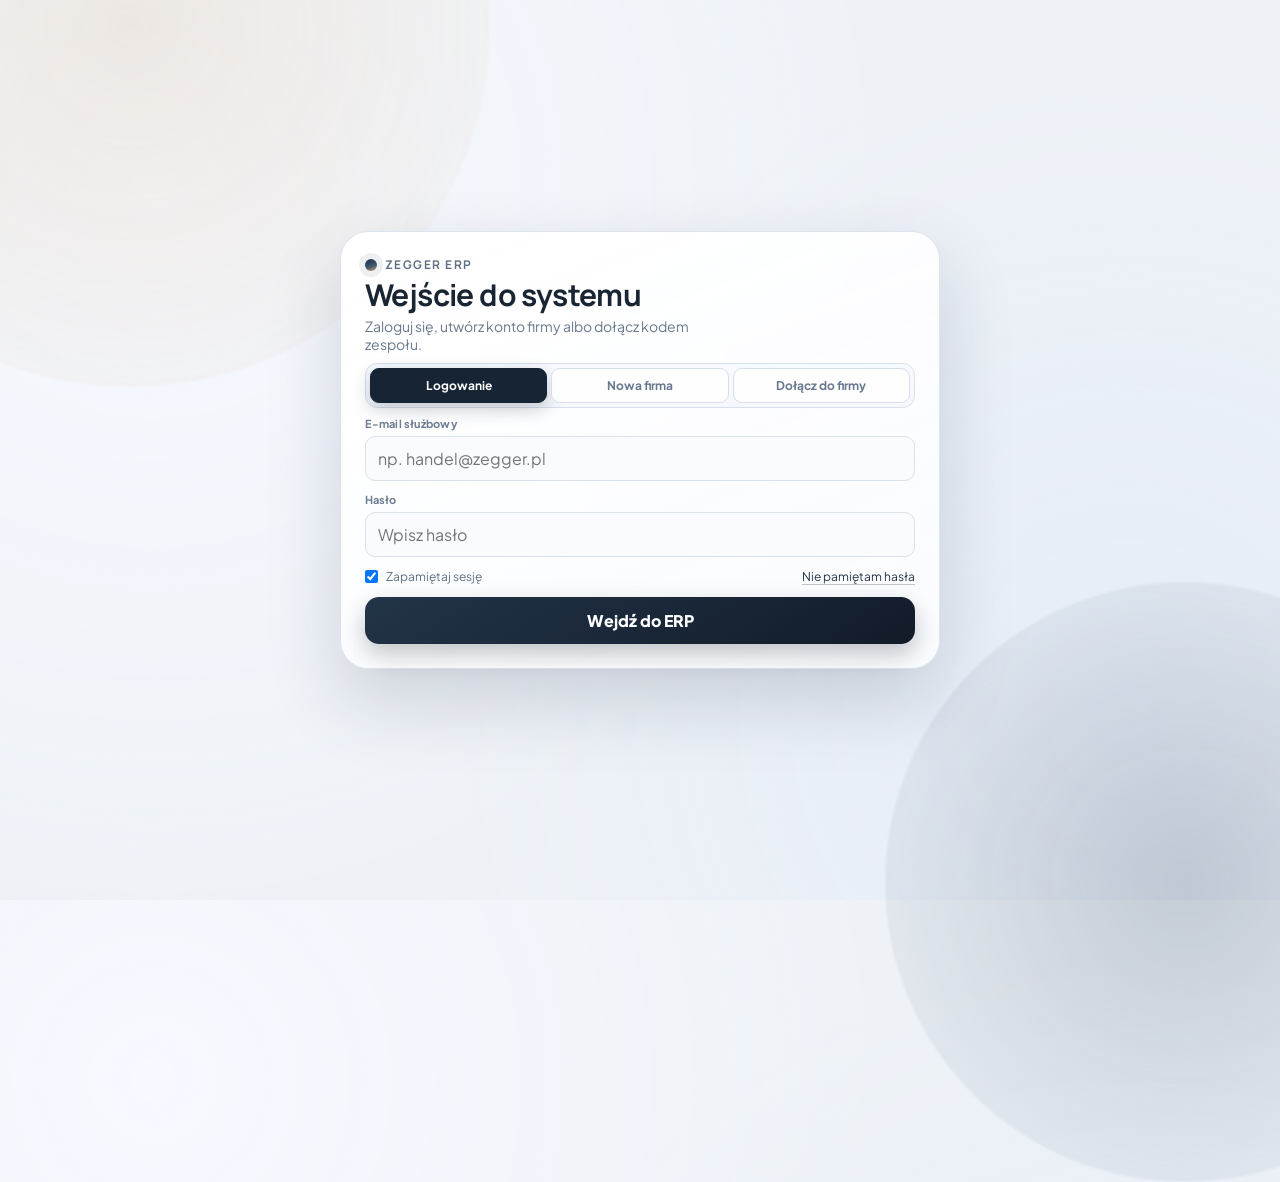
<file: prototype-ui/index.html>
<!doctype html>
<html lang="pl">
<head>
  <meta charset="utf-8">
  <meta name="viewport" content="width=device-width, initial-scale=1, viewport-fit=cover">
  <title>Zegger ERP 2.0 - Prototype UI</title>
  <link rel="preconnect" href="https://fonts.googleapis.com">
  <link rel="preconnect" href="https://fonts.gstatic.com" crossorigin>
  <link href="https://fonts.googleapis.com/css2?family=Manrope:wght@500;600;700;800&family=Plus+Jakarta+Sans:wght@400;500;600;700&display=swap" rel="stylesheet">
  <link rel="stylesheet" href="./assets/css/tokens.css">
  <link rel="stylesheet" href="./assets/css/prototype.css">
</head>
<body class="zgs-body">
  <main id="zgs-app" class="zgs-app">
    <section id="zgs-auth-scene" class="zgs-auth-scene" data-screen="auth">
      <div class="zgs-auth-atmosphere" aria-hidden="true">
        <span class="zgs-orb zgs-orb-a"></span>
        <span class="zgs-orb zgs-orb-b"></span>
      </div>

      <article class="zgs-auth-card" aria-label="Autoryzacja">
        <header class="zgs-auth-head">
          <div class="zgs-brand-lockup">
            <span class="zgs-brand-dot" aria-hidden="true"></span>
            <p class="zgs-brand-name">ZEGGER ERP</p>
          </div>
          <h1>Wej�cie do systemu</h1>
          <p class="zgs-auth-subline">Po zalogowaniu uruchamiasz kompaktowy shell i launcher narz�dzi pracy.</p>
        </header>

        <div class="zgs-auth-tabs" role="tablist" aria-label="Tryb autoryzacji">
          <button id="zgs-tab-login" class="zgs-tab is-active" role="tab" aria-selected="true" aria-controls="zgs-panel-login" type="button" data-auth-tab="login">Logowanie</button>
          <button id="zgs-tab-company" class="zgs-tab" role="tab" aria-selected="false" aria-controls="zgs-panel-company" type="button" data-auth-tab="company-register">Nowa firma</button>
          <button id="zgs-tab-join" class="zgs-tab" role="tab" aria-selected="false" aria-controls="zgs-panel-join" type="button" data-auth-tab="join-company">Do��cz do firmy</button>
        </div>

        <section id="zgs-panel-login" class="zgs-auth-panel is-active" role="tabpanel" aria-labelledby="zgs-tab-login" data-auth-panel="login">
          <form class="zgs-form" novalidate>
            <label class="zgs-field" for="zgs-login-email">
              <span>E-mail s�u�bowy</span>
              <input id="zgs-login-email" name="email" type="email" autocomplete="email" placeholder="np. handel@zegger.pl">
            </label>
            <label class="zgs-field" for="zgs-login-password">
              <span>Has�o</span>
              <input id="zgs-login-password" name="password" type="password" autocomplete="current-password" placeholder="Wpisz has�o">
            </label>
            <div class="zgs-form-row">
              <label class="zgs-check" for="zgs-login-remember">
                <input id="zgs-login-remember" type="checkbox" name="remember" checked>
                <span>Zapami�taj sesj�</span>
              </label>
              <a class="zgs-link" href="#" aria-disabled="true">Nie pami�tam has�a</a>
            </div>
            <button class="zgs-btn zgs-btn-primary" type="button" data-go-shell="1">Wejd� do ERP</button>
          </form>
        </section>

        <section id="zgs-panel-company" class="zgs-auth-panel" role="tabpanel" aria-labelledby="zgs-tab-company" data-auth-panel="company-register" hidden>
          <form class="zgs-form" novalidate>
            <label class="zgs-field" for="zgs-company-name">
              <span>Nazwa firmy</span>
              <input id="zgs-company-name" name="company_name" type="text" autocomplete="organization" placeholder="np. Zegger Partner Sp. z o.o.">
            </label>
            <label class="zgs-field" for="zgs-company-nip">
              <span>NIP</span>
              <input id="zgs-company-nip" name="nip" type="text" inputmode="numeric" placeholder="000-000-00-00">
            </label>
            <label class="zgs-field" for="zgs-company-address">
              <span>Adres firmy</span>
              <input id="zgs-company-address" name="company_address" type="text" autocomplete="street-address" placeholder="np. ul. Przemysłowa 12, Warszawa">
            </label>
            <label class="zgs-field" for="zgs-company-contact">
              <span>Osoba kontaktowa</span>
              <input id="zgs-company-contact" name="contact_name" type="text" autocomplete="name" placeholder="Imi� i nazwisko">
            </label>
            <label class="zgs-field" for="zgs-company-email">
              <span>E-mail</span>
              <input id="zgs-company-email" name="email" type="email" autocomplete="email" placeholder="biuro@firma.pl">
            </label>
            <label class="zgs-field" for="zgs-company-phone">
              <span>Telefon</span>
              <input id="zgs-company-phone" name="phone" type="tel" autocomplete="tel" placeholder="+48 000 000 000">
            </label>
            <label class="zgs-field" for="zgs-company-password">
              <span>Has�o</span>
              <input id="zgs-company-password" name="password" type="password" autocomplete="new-password" placeholder="Ustaw has�o">
            </label>
            <button class="zgs-btn zgs-btn-primary" type="button" data-go-shell="1">Utw�rz konto firmy</button>
          </form>
        </section>

        <section id="zgs-panel-join" class="zgs-auth-panel" role="tabpanel" aria-labelledby="zgs-tab-join" data-auth-panel="join-company" hidden>
          <form class="zgs-form" novalidate>
            <label class="zgs-field" for="zgs-join-code">
              <span>Kod do��czenia</span>
              <input id="zgs-join-code" name="join_code" type="text" placeholder="np. ZEGGER-AB12-CD34">
            </label>
            <label class="zgs-field" for="zgs-join-first-name">
              <span>Imi�</span>
              <input id="zgs-join-first-name" name="first_name" type="text" autocomplete="given-name" placeholder="Imi�">
            </label>
            <label class="zgs-field" for="zgs-join-last-name">
              <span>Nazwisko</span>
              <input id="zgs-join-last-name" name="last_name" type="text" autocomplete="family-name" placeholder="Nazwisko">
            </label>
            <label class="zgs-field" for="zgs-join-email">
              <span>E-mail</span>
              <input id="zgs-join-email" name="email" type="email" autocomplete="email" placeholder="twoj@email.pl">
            </label>
            <label class="zgs-field" for="zgs-join-phone">
              <span>Telefon</span>
              <input id="zgs-join-phone" name="phone" type="tel" autocomplete="tel" placeholder="+48 000 000 000">
            </label>
            <label class="zgs-field" for="zgs-join-password">
              <span>Has�o</span>
              <input id="zgs-join-password" name="password" type="password" autocomplete="new-password" placeholder="Ustaw has�o">
            </label>
            <button class="zgs-btn zgs-btn-primary" type="button" data-go-shell="1">Do��cz do firmy</button>
          </form>
        </section>
      </article>
    </section>

    <section id="zgs-app-scene" class="zgs-app-scene" data-screen="app" hidden aria-hidden="true">
      <div class="zgs-app-atmosphere" aria-hidden="true">
        <span class="zgs-sheen zgs-sheen-a"></span>
        <span class="zgs-sheen zgs-sheen-b"></span>
      </div>

      <div class="zgs-shell-window" role="application" aria-label="Zegger ERP shell">
        <header class="zgs-shell-topbar">
          <div class="zgs-shell-left">
            <span class="zgs-shell-mark" aria-hidden="true"></span>
            <div class="zgs-shell-brand">
              <p class="zgs-shell-title">ZEGGER ERP</p>
              <p class="zgs-shell-subtitle">Workspace handlowy</p>
            </div>
          </div>

          <div class="zgs-shell-center">
            <p id="zgs-shell-breadcrumb" class="zgs-shell-breadcrumb">Launcher wej�cia do narz�dzi</p>
          </div>

          <div class="zgs-shell-right">
            <button class="zgs-quick-btn" type="button" data-open-module="messenger">Komunikator</button>
            <button class="zgs-quick-btn zgs-quick-btn-inbox has-badge" type="button" data-open-module="notifications">
              <span class="zgs-quick-btn-label">Powiadomienia</span>
              <span class="zgs-quick-btn-badge" aria-label="9 nieprzeczytanych">9</span>
            </button>
            <button class="zgs-quick-btn" type="button" aria-disabled="true">Konto</button>
          </div>
        </header>

        <nav class="zgs-shell-nav" aria-label="Nawigacja modu��w">
          <button class="zgs-nav-tab" type="button" data-open-view="launcher" data-nav-target="launcher">Start</button>
          <button class="zgs-nav-tab" type="button" data-open-module="offer-panel" data-nav-target="offer-panel">Panel Ofertowy</button>
          <button class="zgs-nav-tab" type="button" data-open-module="company-users" data-nav-target="company-users">Firma i U�ytkownicy</button>
          <button class="zgs-nav-tab" type="button" data-open-module="product-library" data-nav-target="product-library">Biblioteka Produkt�w</button>
          <button class="zgs-nav-tab" type="button" data-open-module="messenger" data-nav-target="messenger">Komunikator</button>
        </nav>

        <div class="zgs-shell-content">
          <section id="zgs-view-launcher" class="zgs-view is-active" data-view="launcher">
            <header class="zgs-launcher-head zgs-start-head">
              <p class="zgs-kicker">Dzisiaj</p>
              <h2>Centrum pracy</h2>
              <p>Zobacz sprawy wymagające decyzji, nowe wiadomości i zadania operacyjne.</p>
            </header>

            <div class="zgs-start-layout">
              <section class="zgs-start-main" aria-label="Priorytety i kontynuacja">
                <article class="zgs-surface zgs-start-priority">
                  <h3>Priorytety dnia</h3>
                  <div class="zgs-start-priority-grid">
                    <article class="zgs-start-priority-card">
                      <div class="zgs-start-priority-head">
                        <p class="zgs-start-priority-title">Oferty do decyzji</p>
                        <span class="zgs-start-count">2</span>
                      </div>
                      <ul class="zgs-list zgs-start-priority-list">
                        <li>Oferta #4821 - Delta Fence czeka na akceptację rabatu.</li>
                        <li>Oferta #4818 - Nova Garden wymaga potwierdzenia terminu.</li>
                      </ul>
                      <button class="zgs-action-btn is-primary zgs-start-priority-cta" type="button" data-open-module="offer-panel">Przejdź do ofert</button>
                    </article>

                    <article class="zgs-start-priority-card">
                      <div class="zgs-start-priority-head">
                        <p class="zgs-start-priority-title">Nowe rozmowy / wiadomości</p>
                        <span class="zgs-start-count">4</span>
                      </div>
                      <ul class="zgs-list zgs-start-priority-list">
                        <li>Wątek Oferta #4821 - 3 nowe wiadomości od opiekuna klienta.</li>
                        <li>Wiadomość od produkcji - korekta terminu realizacji.</li>
                      </ul>
                      <button class="zgs-action-btn is-primary zgs-start-priority-cta" type="button" data-open-module="messenger">Otwórz Komunikator</button>
                    </article>

                    <article class="zgs-start-priority-card">
                      <div class="zgs-start-priority-head">
                        <p class="zgs-start-priority-title">Alerty / synchronizacja / błędy</p>
                        <span class="zgs-start-count">3</span>
                      </div>
                      <ul class="zgs-list zgs-start-priority-list">
                        <li>Sync biblioteki: 1 konflikt SKU wymaga ręcznej decyzji.</li>
                        <li>Alert systemowy: 2 rekordy oczekują na ponowną walidację.</li>
                      </ul>
                      <button class="zgs-action-btn is-primary zgs-start-priority-cta" type="button" data-open-module="notifications">Przejdź do Powiadomień</button>
                    </article>
                  </div>
                </article>

                <article class="zgs-surface zgs-start-resume">
                  <h3>Kontynuuj pracę</h3>
                  <ul class="zgs-start-resume-list">
                    <li><strong>Ostatnia oferta</strong><span>#4821 - Delta Fence</span></li>
                    <li><strong>Ostatnia rozmowa</strong><span>Wątek: Oferta #4821</span></li>
                    <li><strong>Ostatnia firma / klient</strong><span>Nova Garden Sp. z o.o.</span></li>
                    <li><strong>Ostatnia akcja biblioteki</strong><span>Sync cennika zakończony 10 min temu</span></li>
                  </ul>
                </article>
              </section>

              <aside class="zgs-start-side" aria-label="Akcje i zdarzenia">
                <article class="zgs-surface zgs-start-actions">
                  <h3>Szybkie akcje</h3>
                  <div class="zgs-start-action-grid">
                    <button class="zgs-action-btn zgs-start-action-btn" type="button" data-open-module="offer-panel">Otwórz Panel Ofertowy</button>
                    <button class="zgs-action-btn zgs-start-action-btn" type="button" data-open-module="messenger">Otwórz Komunikator</button>
                    <button class="zgs-action-btn zgs-start-action-btn" type="button" data-open-module="notifications">Otwórz Powiadomienia</button>
                    <button class="zgs-action-btn zgs-start-action-btn" type="button" data-open-module="company-users">Dodaj użytkownika</button>
                    <button class="zgs-action-btn zgs-start-action-btn" type="button" data-open-module="product-library">Wymuś sync biblioteki</button>
                  </div>
                </article>

                <article class="zgs-surface zgs-start-inbox">
                  <h3>Inbox dnia</h3>
                  <div class="zgs-inbox-list">
                    <div class="zgs-inbox-item is-unread"><strong>Klient zaakceptował warunki</strong><span>Oferta #4809 przechodzi do finalnego PDF.</span></div>
                    <div class="zgs-inbox-item"><strong>Nowy wniosek o dołączenie</strong><span>Jan Wrona czeka na zatwierdzenie roli handlowca.</span></div>
                    <div class="zgs-inbox-item"><strong>Sync biblioteki zakończony</strong><span>6 zmian gotowych do publikacji po review.</span></div>
                    <div class="zgs-inbox-item"><strong>Oferta gotowa do PDF</strong><span>Oferta #4821 oznaczona jako gotowa do wysyłki.</span></div>
                  </div>
                </article>
              </aside>
            </div>
          </section>

          <section id="zgs-view-offer-panel" class="zgs-view" data-view="offer-panel" hidden>
            <header class="zgs-module-head">
              <button class="zgs-back-btn" type="button" data-open-view="launcher">Wr�� do launchera</button>
              <div>
                <p class="zgs-kicker">Modu� legacy 1:1</p>
                <h2>Panel Ofertowy</h2>
              </div>
            </header>

            <div class="zgs-offer-layout">
              <article class="zgs-surface">
                <h3>Modu� legacy 1:1</h3>
                <p>W ETAPIE 2 osadzamy istniej�cy dzia�aj�cy Panel Ofertowy bez przebudowy jego wn�trza.</p>
              </article>

              <article class="zgs-surface zgs-offer-canvas">
                <div class="zgs-offer-canvas-grid">
                  <div class="zgs-block zgs-block-main">
                    <h4>G��wna przestrze� legacy</h4>
                    <p>Tu trafia realny, istniej�cy Panel Ofertowy 1:1.</p>
                  </div>
                  <div class="zgs-block zgs-block-side">
                    <h4>Prawy panel kontekstowy</h4>
                    <p>Status klienta, historia, szybkie akcje i informacje pomocnicze.</p>
                  </div>
                  <div class="zgs-block zgs-block-wide">
                    <h4>Dolna sekcja robocza</h4>
                    <p>Tabela pozycji, podsumowania i eksport PDF zgodnie z obecnym flow.</p>
                  </div>
                </div>
              </article>
            </div>
          </section>

          <section id="zgs-view-company-users" class="zgs-view" data-view="company-users" hidden>
            <header class="zgs-module-head">
              <button class="zgs-back-btn" type="button" data-open-view="launcher">Wr�� do launchera</button>
              <div>
                <p class="zgs-kicker">Organizacja</p>
                <h2>Firma i U�ytkownicy</h2>
              </div>
            </header>

            <div class="zgs-kpi-strip">
              <article class="zgs-kpi-card"><strong>14</strong><span>Aktywni u�ytkownicy</span></article>
              <article class="zgs-kpi-card"><strong>3</strong><span>Wnioski oczekuj�ce</span></article>
              <article class="zgs-kpi-card"><strong>2</strong><span>Relacje B2B do review</span></article>
            </div>

            <div class="zgs-company-grid">
              <article class="zgs-surface">
                <h3>Dane firmy</h3>
                <ul class="zgs-list">
                  <li>Nazwa: Zegger Partner Sp. z o.o.</li>
                  <li>NIP: 000-000-00-00</li>
                  <li>Adres: ul. Przemys�owa 12, Warszawa</li>
                  <li>Status umowy: Aktywna</li>
                </ul>
                <div class="zgs-action-list">
                  <button class="zgs-action-btn" type="button">Edytuj dane firmy</button>
                  <button class="zgs-action-btn" type="button">Regeneruj kod do��czenia</button>
                </div>
              </article>

              <article class="zgs-surface">
                <h3>Role i relacje</h3>
                <ul class="zgs-list">
                  <li>Model: Producent -&gt; Partner -&gt; Handlowiec</li>
                  <li>Rola aktualna: Administrator firmy</li>
                  <li>Powi�zane firmy: Delta Fence, Nova Garden</li>
                </ul>
                <div class="zgs-action-list">
                  <button class="zgs-action-btn" type="button">Dodaj relacj� A-&gt;B</button>
                  <button class="zgs-action-btn" type="button">Zapro� u�ytkownika</button>
                </div>
              </article>

              <article class="zgs-surface zgs-span-2">
                <h3>Zesp� i dost�py</h3>
                <div class="zgs-table-wrap">
                  <table class="zgs-table" aria-label="Lista u�ytkownik�w">
                    <thead>
                      <tr><th>Imi� i nazwisko</th><th>Rola</th><th>Status</th><th>Zakres</th><th>Ostatnia aktywno��</th><th>Akcje</th></tr>
                    </thead>
                    <tbody>
                      <tr><td>Anna Kowalska</td><td>Sales Admin</td><td>Aktywny</td><td>Pe�ny panel ofert</td><td>Dzisiaj 09:14</td><td>Edytuj / Zawie�</td></tr>
                      <tr><td>Micha� Lis</td><td>Handlowiec</td><td>Aktywny</td><td>Oferty i komunikator</td><td>Dzisiaj 08:41</td><td>Edytuj / Uprawnienia</td></tr>
                      <tr><td>Karolina Nowak</td><td>Handlowiec</td><td>Oczekuje</td><td>Weryfikacja konta</td><td>Wczoraj 15:20</td><td>Zatwierd� / Odrzu�</td></tr>
                    </tbody>
                  </table>
                </div>
              </article>

              <article class="zgs-surface">
                <h3>Kolejka akcji</h3>
                <ul class="zgs-list">
                  <li>Zapro� nowego handlowca - przygotuj rol� i ograniczenia katalogu.</li>
                  <li>Potwierd� relacj� B2B - Delta Fence czeka na dost�p do biblioteki.</li>
                </ul>
              </article>

              <article class="zgs-surface">
                <h3>Wnioski o do��czenie</h3>
                <ul class="zgs-list">
                  <li>Jan Wrona - pro�ba o do��czenie jako handlowiec regionalny.</li>
                  <li>Magda Zieli�ska - pro�ba o rol� operatora katalogu.</li>
                </ul>
              </article>
            </div>
          </section>

          <section id="zgs-view-product-library" class="zgs-view" data-view="product-library" hidden>
            <header class="zgs-module-head">
              <button class="zgs-back-btn" type="button" data-open-view="launcher">Wr�� do launchera</button>
              <div>
                <p class="zgs-kicker">Dane</p>
                <h2>Biblioteka Produkt�w</h2>
              </div>
            </header>

            <div class="zgs-kpi-strip">
              <article class="zgs-kpi-card"><strong>1,842</strong><span>Pozycje ��cznie</span></article>
              <article class="zgs-kpi-card"><strong>6</strong><span>Zmiany do publikacji</span></article>
              <article class="zgs-kpi-card"><strong>10 min</strong><span>Ostatni sync</span></article>
            </div>

            <div class="zgs-library-grid">
              <article class="zgs-surface">
                <h3>�r�d�o Google Sheets</h3>
                <ul class="zgs-list">
                  <li>Arkusz: Cennik_2026_Master</li>
                  <li>Ostatni sync: 10 min temu</li>
                  <li>Status: Po��czono i aktualne</li>
                </ul>
                <div class="zgs-action-list">
                  <button class="zgs-action-btn" type="button">Edytuj �r�d�o</button>
                  <button class="zgs-action-btn" type="button">Wymu� sync</button>
                  <button class="zgs-action-btn" type="button">Historia sync</button>
                </div>
              </article>

              <article class="zgs-surface">
                <h3>Katalog lokalny</h3>
                <ul class="zgs-list">
                  <li>Pozycji lokalnych: 148</li>
                  <li>Zmiany oczekuj�ce: 6</li>
                  <li>Status: Gotowe do scalania</li>
                </ul>
                <div class="zgs-action-list">
                  <button class="zgs-action-btn" type="button">Dodaj produkt</button>
                  <button class="zgs-action-btn" type="button">Import CSV/XLSX</button>
                </div>
              </article>

              <article class="zgs-surface zgs-span-2">
                <h3>Pipeline danych</h3>
                <div class="zgs-chip-list">
                  <span class="zgs-chip is-active">Import</span>
                  <span class="zgs-chip">Walidacja</span>
                  <span class="zgs-chip">Scalanie</span>
                  <span class="zgs-chip">Publikacja</span>
                </div>
                <p>Zmiany przechodz� przez pipeline z kontrol� konflikt�w SKU i cen.</p>
              </article>

              <article class="zgs-surface zgs-span-2">
                <h3>Merged workspace danych</h3>
                <div class="zgs-table-wrap">
                  <table class="zgs-table" aria-label="Scalona lista produkt�w">
                    <thead>
                      <tr><th>SKU</th><th>Nazwa</th><th>Kategoria</th><th>Cena netto</th><th>�r�d�o</th><th>Status</th><th>Akcje</th></tr>
                    </thead>
                    <tbody>
                      <tr><td>OGR-3D-2500</td><td>Panel 3D 2500</td><td>Ogrodzenia</td><td>129.00</td><td>Google</td><td>Aktywny</td><td>Edytuj / Archiwizuj</td></tr>
                      <tr><td>SLP-60x40</td><td>S�upek 60x40</td><td>Akcesoria</td><td>38.00</td><td>Local</td><td>Do publikacji</td><td>Edytuj / Publikuj</td></tr>
                      <tr><td>RAL-7016</td><td>Lakier RAL 7016</td><td>Dodatki</td><td>12.00</td><td>Google</td><td>Aktywny</td><td>Podgl�d / Konflikty</td></tr>
                    </tbody>
                  </table>
                </div>
              </article>
            </div>
          </section>

          <section id="zgs-view-messenger" class="zgs-view" data-view="messenger" hidden>
            <header class="zgs-module-head">
              <button class="zgs-back-btn" type="button" data-open-view="launcher">Wr�� do launchera</button>
              <div>
                <p class="zgs-kicker">Komunikacja</p>
                <h2>Komunikator zespo�owy</h2>
              </div>
            </header>

            <div class="zgs-chat-grid">
              <article class="zgs-surface zgs-chat-pane-list">
                <h3>Rozmowy</h3>
                <ul class="zgs-chat-list">
                  <li class="is-active"><strong>Oferta #4821</strong><span>Nowy komentarz od opiekuna klienta.</span></li>
                  <li><strong>Zesp� handlowy</strong><span>Update cennika na poniedzia�ek.</span></li>
                  <li><strong>Produkcja</strong><span>Termin dostawy przesuni�ty o 1 dzie�.</span></li>
                  <li><strong>Serwis terenowy</strong><span>Pytanie o konfiguracj� s�upk�w.</span></li>
                </ul>
              </article>

              <article class="zgs-surface zgs-chat-pane-thread">
                <div class="zgs-chat-header">
                  <h3>Oferta #4821 - Delta Fence</h3>
                  <span class="zgs-chip">Status: Wysy�ka PDF</span>
                </div>
                <div class="zgs-chat-thread">
                  <p class="zgs-bubble"><strong>Anna:</strong> Prosz� potwierdzi� rabat dla klienta Delta Fence.</p>
                  <p class="zgs-bubble"><strong>Micha�:</strong> Potwierdzone - 8%, oferta gotowa do wysy�ki.</p>
                  <p class="zgs-bubble is-system"><strong>System:</strong> PDF oferty #4821 zosta� wygenerowany.</p>
                  <p class="zgs-bubble"><strong>Anna:</strong> Wysy�am klientowi i oznaczam task jako zamkni�ty.</p>
                </div>
                <div class="zgs-chat-compose">
                  <span>Pole szybkiej odpowiedzi</span>
                  <div class="zgs-action-list">
                    <button class="zgs-action-btn" type="button">Dodaj za��cznik</button>
                    <button class="zgs-action-btn is-primary" type="button">Wy�lij</button>
                  </div>
                </div>
                <div class="zgs-chat-followup">
                  <h4>Ostatnie decyzje</h4>
                  <ul class="zgs-list">
                    <li>Rabat 8% zaakceptowany przez Sales Admin.</li>
                    <li>PDF wygenerowany i przekazany do klienta.</li>
                    <li>Termin follow-up: dzisiaj 16:30.</li>
                  </ul>
                </div>
              </article>

              <article class="zgs-surface zgs-chat-pane-context">
                <h3>Kontekst sprawy</h3>
                <ul class="zgs-list">
                  <li>Klient: Delta Fence</li>
                  <li>Opiekun: Anna Kowalska</li>
                  <li>Warto�� oferty: 42 180 PLN</li>
                  <li>Termin decyzji: dzisiaj 16:30</li>
                </ul>
                <div class="zgs-inbox-list">
                  <div class="zgs-inbox-item"><strong>Task</strong><span>Potwierd� warunki p�atno�ci.</span></div>
                  <div class="zgs-inbox-item"><strong>Task</strong><span>Przeka� status do produkcji.</span></div>
                </div>
              </article>
            </div>
          </section>

          <section id="zgs-view-notifications" class="zgs-view" data-view="notifications" hidden>
            <header class="zgs-module-head">
              <button class="zgs-back-btn" type="button" data-open-view="launcher">Wr�� do launchera</button>
              <div>
                <p class="zgs-kicker">In-box</p>
                <h2>Centrum powiadomie�</h2>
              </div>
            </header>

            <div class="zgs-notification-grid">
              <article class="zgs-surface zgs-notification-filters">
                <h3>Filtry i statusy</h3>
                <div class="zgs-chip-list">
                  <span class="zgs-chip is-active">Wszystkie</span>
                  <span class="zgs-chip">Nieprzeczytane</span>
                  <span class="zgs-chip">Oferty</span>
                  <span class="zgs-chip">Firma</span>
                  <span class="zgs-chip">System</span>
                </div>
                <div class="zgs-inbox-list">
                  <div class="zgs-inbox-item"><strong>14 powiadomie� dzisiaj</strong><span>5 wymaga akcji handlowca.</span></div>
                  <div class="zgs-inbox-item"><strong>3 alerty krytyczne</strong><span>2 oferty + 1 b��d synchronizacji.</span></div>
                  <div class="zgs-inbox-item"><strong>Obieg alert�w</strong><span>Oferty krytyczne trafiaj� do Sales Admin i opiekuna klienta. Alert systemowy bez akcji zamyka si� automatycznie po 24h. Wnioski firmowe eskaluj� si� po 8h bez odpowiedzi.</span></div>
                </div>
              </article>

              <article class="zgs-surface zgs-notification-timeline">
                <h3>Timeline zdarze�</h3>
                <div class="zgs-notification-day">
                  <h4>Dzisiaj</h4>
                  <div class="zgs-inbox-list">
                    <div class="zgs-inbox-item is-unread"><strong>Oferta #4821</strong><span>Klient zaakceptowa� warunki handlowe.</span></div>
                    <div class="zgs-inbox-item"><strong>Biblioteka Produkt�w</strong><span>Sync arkusza zako�czony powodzeniem.</span></div>
                    <div class="zgs-inbox-item"><strong>Komunikator</strong><span>Zesp� handlowy oznaczy� konwersacj� jako piln�.</span></div>
                  </div>
                </div>
                <div class="zgs-notification-day">
                  <h4>Wczoraj</h4>
                  <div class="zgs-inbox-list">
                    <div class="zgs-inbox-item"><strong>Firma i U�ytkownicy</strong><span>Nowy wniosek o do��czenie od Jan Wrona.</span></div>
                    <div class="zgs-inbox-item"><strong>System</strong><span>Zaplanowano okno serwisowe na sobot� 22:00.</span></div>
                    <div class="zgs-inbox-item"><strong>Panel Ofertowy</strong><span>3 oferty oznaczone jako gotowe do wysy�ki.</span></div>
                  </div>
                </div>
              </article>
            </div>
          </section>
        </div>

        <nav class="zgs-mobile-dock" aria-label="Nawigacja mobilna">
          <button class="zgs-mobile-dock-btn" type="button" data-open-view="launcher" data-nav-target="launcher">Start</button>
          <button class="zgs-mobile-dock-btn" type="button" data-open-module="offer-panel" data-nav-target="offer-panel">Oferty</button>
          <button class="zgs-mobile-dock-btn" type="button" data-open-module="messenger" data-nav-target="messenger">Chat</button>
          <button class="zgs-mobile-dock-btn" type="button" data-open-module="notifications" data-nav-target="notifications">Inbox</button>
        </nav>
      </div>
    </section>
  </main>

  <script src="./assets/js/mock-data.js"></script>
  <script src="./assets/js/app.js"></script>
</body>
</html>
</file>
<file: prototype-ui/assets/css/tokens.css>
﻿:root {
  --zgs-bg: #eef2f7;
  --zgs-bg-noise: radial-gradient(circle at 12% 20%, #f6f9ff 0%, rgba(246, 249, 255, 0) 55%), radial-gradient(circle at 88% 80%, #e6edf7 0%, rgba(230, 237, 247, 0) 50%);
  --zgs-window: #fbfcfe;
  --zgs-window-strong: #ffffff;
  --zgs-border: #d9e1eb;
  --zgs-border-strong: #c7d2e0;
  --zgs-text: #1a2533;
  --zgs-text-soft: #5f6f83;
  --zgs-primary: #141a23;
  --zgs-primary-soft: #273548;
  --zgs-accent: #cc9f6a;
  --zgs-success: #1b8f5b;
  --zgs-danger: #c84343;
  --zgs-shadow-lg: 0 32px 76px rgba(18, 32, 53, 0.16);
  --zgs-shadow-md: 0 16px 34px rgba(18, 32, 53, 0.1);
  --zgs-shadow-sm: 0 10px 22px rgba(18, 32, 53, 0.08);
  --zgs-radius-xl: 28px;
  --zgs-radius-lg: 20px;
  --zgs-radius-md: 14px;
  --zgs-radius-sm: 10px;
  --zgs-space-8: 8px;
  --zgs-space-12: 12px;
  --zgs-space-16: 16px;
  --zgs-space-24: 24px;
  --zgs-space-32: 32px;
  --zgs-space-40: 40px;
}
</file>
<file: prototype-ui/assets/css/prototype.css>
﻿* {
  box-sizing: border-box;
}

html,
body {
  margin: 0;
  min-height: 100%;
}

body.zgs-body {
  min-height: 100dvh;
  font-family: "Plus Jakarta Sans", "Segoe UI", Arial, sans-serif;
  color: var(--zgs-text);
  background: var(--zgs-bg-noise), var(--zgs-bg);
  overflow-x: hidden;
}

h1,
h2,
h3,
h4,
p,
ul {
  margin: 0;
}

ul {
  padding: 0;
}

a {
  color: inherit;
}

button,
input,
select,
textarea {
  font: inherit;
}

.zgs-app {
  min-height: 100dvh;
}

.zgs-auth-scene,
.zgs-app-scene {
  position: relative;
  min-height: 100dvh;
  padding: clamp(16px, 4vw, 40px);
}

.zgs-auth-scene {
  display: grid;
  place-items: center;
}

.zgs-auth-atmosphere,
.zgs-app-atmosphere {
  position: absolute;
  inset: 0;
  pointer-events: none;
}

.zgs-orb,
.zgs-sheen {
  position: absolute;
  border-radius: 999px;
  filter: blur(1px);
  opacity: 0.8;
}

.zgs-orb-a {
  width: min(64vw, 720px);
  height: min(64vw, 720px);
  left: -18vw;
  top: -26vw;
  background: radial-gradient(circle, rgba(204, 159, 106, 0.22), rgba(204, 159, 106, 0));
}

.zgs-orb-b {
  width: min(56vw, 600px);
  height: min(56vw, 600px);
  right: -16vw;
  bottom: -22vw;
  background: radial-gradient(circle, rgba(34, 55, 82, 0.26), rgba(34, 55, 82, 0));
}

.zgs-auth-card {
  position: relative;
  width: min(600px, 100%);
  padding: clamp(16px, 3.4vw, 24px);
  border: 1px solid rgba(217, 225, 235, 0.9);
  border-radius: var(--zgs-radius-xl);
  background: linear-gradient(160deg, rgba(255, 255, 255, 0.95), rgba(252, 253, 255, 0.9));
  backdrop-filter: blur(11px);
  box-shadow: var(--zgs-shadow-lg);
  display: grid;
  gap: 9px;
}

.zgs-auth-head {
  display: grid;
  gap: 6px;
}

.zgs-brand-lockup {
  display: inline-flex;
  align-items: center;
  gap: var(--zgs-space-8);
}

.zgs-brand-dot {
  width: 12px;
  height: 12px;
  border-radius: 50%;
  background: linear-gradient(160deg, #1f3146, #3a556e 58%, #d4a16d);
  box-shadow: 0 0 0 6px rgba(38, 57, 82, 0.08);
}

.zgs-brand-name {
  font-family: "Manrope", "Segoe UI", Arial, sans-serif;
  font-size: 12px;
  letter-spacing: 0.12em;
  text-transform: uppercase;
  color: var(--zgs-text-soft);
  font-weight: 700;
}

.zgs-auth-head h1 {
  font-family: "Manrope", "Segoe UI", Arial, sans-serif;
  font-size: clamp(23px, 4.2vw, 30px);
  line-height: 1.06;
  letter-spacing: -0.02em;
}

.zgs-auth-subline {
  max-width: 38ch;
  color: #69798f;
  font-size: clamp(13px, 2.4vw, 14px);
  line-height: 1.3;
}

.zgs-auth-tabs {
  display: grid;
  grid-template-columns: repeat(3, minmax(0, 1fr));
  gap: 4px;
  padding: 4px;
  border: 1px solid #d7e0eb;
  border-radius: 12px;
  background: linear-gradient(180deg, #f7faff, #f4f8fd);
}

.zgs-tab {
  border: 1px solid #d6deea;
  background: rgba(255, 255, 255, 0.88);
  color: #68788e;
  padding: 9px 10px;
  border-radius: 9px;
  font-weight: 700;
  font-size: 12px;
  line-height: 1.25;
  cursor: pointer;
  transition: border-color 0.2s ease, background 0.2s ease, color 0.2s ease, box-shadow 0.2s ease;
}

.zgs-tab.is-active {
  background: #172433;
  color: #ffffff;
  border-color: #172433;
  box-shadow: 0 6px 18px rgba(23, 36, 51, 0.24);
}

.zgs-auth-panel {
  display: none;
}

.zgs-auth-panel.is-active {
  display: block;
}

.zgs-form {
  display: grid;
  gap: 12px;
}

.zgs-field {
  display: grid;
  gap: 6px;
}

.zgs-field span {
  font-size: 11px;
  color: #6c7c91;
  font-weight: 700;
  letter-spacing: 0.01em;
}

.zgs-field input {
  width: 100%;
  min-width: 0;
  border: 1px solid var(--zgs-border);
  background: #f9fbfe;
  border-radius: var(--zgs-radius-sm);
  padding: 11px 12px;
  color: var(--zgs-text);
  outline: none;
  transition: border-color 0.2s ease, box-shadow 0.2s ease;
}

.zgs-field input:focus {
  border-color: #273548;
  box-shadow: 0 0 0 4px rgba(39, 53, 72, 0.13);
}

.zgs-form-row {
  display: flex;
  justify-content: space-between;
  align-items: center;
  gap: 10px;
  flex-wrap: wrap;
}

.zgs-check {
  display: inline-flex;
  align-items: center;
  gap: var(--zgs-space-8);
  color: var(--zgs-text-soft);
  font-size: 12px;
}

.zgs-check input {
  margin: 0;
}

.zgs-link {
  font-size: 12px;
  color: var(--zgs-primary-soft);
  text-decoration: none;
  border-bottom: 1px solid rgba(39, 53, 72, 0.28);
}

.zgs-btn {
  width: 100%;
  border: 0;
  border-radius: var(--zgs-radius-md);
  padding: 13px 16px;
  font-weight: 800;
  cursor: pointer;
  transition: transform 0.2s ease, box-shadow 0.2s ease, background 0.2s ease;
}

.zgs-btn:active {
  transform: translateY(1px);
}

.zgs-btn-primary {
  color: #ffffff;
  background: linear-gradient(148deg, #223449, #121b28);
  box-shadow: 0 10px 24px rgba(16, 27, 40, 0.26);
}

.zgs-btn-primary:hover {
  background: linear-gradient(148deg, #273b52, #172130);
}

.zgs-auth-footnote {
  color: #6c7d93;
  font-size: 12px;
  border-top: 1px solid #dde6f0;
  padding-top: 12px;
}

.zgs-app-scene {
  display: grid;
  place-items: center;
}

.zgs-auth-scene[hidden],
.zgs-app-scene[hidden] {
  display: none;
}

.zgs-sheen-a {
  width: min(88vw, 980px);
  height: min(88vw, 980px);
  left: -10vw;
  top: -38vw;
  background: radial-gradient(circle, rgba(20, 30, 45, 0.24), rgba(20, 30, 45, 0));
}

.zgs-sheen-b {
  width: min(70vw, 760px);
  height: min(70vw, 760px);
  right: -20vw;
  bottom: -34vw;
  background: radial-gradient(circle, rgba(204, 159, 106, 0.24), rgba(204, 159, 106, 0));
}

.zgs-shell-window {
  position: relative;
  width: min(1280px, 96vw);
  height: min(860px, 92dvh);
  border-radius: 28px;
  border: 1px solid rgba(201, 212, 225, 0.92);
  background: linear-gradient(154deg, rgba(252, 253, 255, 0.97), rgba(248, 250, 253, 0.95));
  box-shadow: var(--zgs-shadow-lg);
  overflow: hidden;
  display: flex;
  flex-direction: column;
}

.zgs-shell-topbar {
  flex: 0 0 auto;
  min-height: 72px;
  border-bottom: 1px solid rgba(201, 212, 225, 0.8);
  padding: 10px 18px;
  display: grid;
  grid-template-columns: minmax(180px, 250px) minmax(0, 1fr) auto;
  align-items: center;
  gap: 12px;
  background: rgba(254, 255, 255, 0.8);
  backdrop-filter: blur(10px);
}

.zgs-shell-left,
.zgs-shell-right {
  display: inline-flex;
  align-items: center;
  gap: 8px;
}

.zgs-shell-mark {
  width: 14px;
  height: 14px;
  border-radius: 50%;
  background: linear-gradient(150deg, #18263a, #456180 62%, #d19f6f);
  box-shadow: 0 0 0 6px rgba(24, 38, 58, 0.09);
}

.zgs-shell-brand {
  display: grid;
  gap: 1px;
}

.zgs-shell-title {
  font-size: 12px;
  text-transform: uppercase;
  letter-spacing: 0.1em;
  color: #3f5168;
  font-weight: 800;
}

.zgs-shell-subtitle {
  font-size: 12px;
  color: #6f7f93;
  font-weight: 600;
}

.zgs-shell-center {
  min-width: 0;
  display: grid;
  gap: 1px;
}

.zgs-shell-breadcrumb {
  text-align: center;
  font-size: 13px;
  letter-spacing: 0.04em;
  text-transform: uppercase;
  color: #6b7b8f;
  white-space: nowrap;
  overflow: hidden;
  text-overflow: ellipsis;
}

.zgs-shell-context {
  text-align: center;
  color: #8796a8;
  font-size: 12px;
  white-space: nowrap;
  overflow: hidden;
  text-overflow: ellipsis;
}

.zgs-shell-right {
  justify-content: flex-end;
}

.zgs-quick-btn {
  display: inline-flex;
  align-items: center;
  justify-content: center;
  gap: 6px;
  border: 1px solid #c8d4e5;
  background: #ffffff;
  color: #32455d;
  border-radius: 999px;
  padding: 8px 11px;
  font-size: 12px;
  font-weight: 700;
  cursor: pointer;
}

.zgs-quick-btn-badge {
  min-width: 16px;
  height: 16px;
  border-radius: 999px;
  border: 1px solid #c8d7eb;
  background: #eef4fc;
  color: #3f5875;
  font-size: 9px;
  font-weight: 800;
  line-height: 1;
  display: inline-flex;
  align-items: center;
  justify-content: center;
  padding: 0 4px;
}

.zgs-quick-btn.is-active {
  background: #18263a;
  border-color: #18263a;
  color: #ffffff;
}

.zgs-quick-btn.is-active .zgs-quick-btn-badge {
  border-color: rgba(206, 218, 236, 0.82);
  background: rgba(220, 231, 247, 0.92);
  color: #2f4a68;
}

.zgs-chip-btn {
  border: 1px solid rgba(193, 205, 220, 0.92);
  background: #f6f9ff;
  color: #2d4058;
  border-radius: 999px;
  padding: 8px 12px;
  font-size: 12px;
  font-weight: 700;
  cursor: pointer;
}

.zgs-shell-nav {
  flex: 0 0 auto;
  display: flex;
  gap: 8px;
  padding: 10px 18px;
  border-bottom: 1px solid rgba(207, 218, 233, 0.85);
  background: rgba(249, 251, 255, 0.86);
  overflow: auto;
}

.zgs-nav-tab {
  border: 1px solid #d1dceb;
  background: #ffffff;
  color: #50647e;
  border-radius: 999px;
  padding: 7px 11px;
  font-size: 12px;
  font-weight: 700;
  white-space: nowrap;
  cursor: pointer;
}

.zgs-nav-tab.is-active,
.zgs-mobile-dock-btn.is-active {
  background: #18263a;
  border-color: #18263a;
  color: #ffffff;
}

.zgs-shell-content {
  flex: 1 1 auto;
  min-height: 0;
  overflow: auto;
  position: relative;
  padding: 16px;
}

/* Globalny, wspólny styl natywnych scrollbarów dla całego ERP desktop */
.zgs-shell-window,
.zgs-shell-window :where(*) {
  scrollbar-width: thin;
  scrollbar-color: rgba(120, 136, 160, 0.42) transparent;
}

.zgs-shell-window::-webkit-scrollbar,
.zgs-shell-window :where(*)::-webkit-scrollbar {
  width: 6px;
  height: 6px;
}

.zgs-shell-window::-webkit-scrollbar-track,
.zgs-shell-window :where(*)::-webkit-scrollbar-track {
  background: transparent;
}

.zgs-shell-window::-webkit-scrollbar-thumb,
.zgs-shell-window :where(*)::-webkit-scrollbar-thumb {
  background: rgba(120, 136, 160, 0.42);
  border-radius: 999px;
  border: 0;
  box-shadow: none;
}

.zgs-shell-window::-webkit-scrollbar-thumb:hover,
.zgs-shell-window :where(*)::-webkit-scrollbar-thumb:hover {
  background: rgba(120, 136, 160, 0.58);
}

.zgs-view {
  display: none;
  padding-bottom: 12px;
}

.zgs-view.is-active {
  display: block;
}

.zgs-view > .zgs-start-layout,
.zgs-view > .zgs-launcher-workbench,
.zgs-view > .zgs-offer-layout,
.zgs-view > .zgs-company-grid,
.zgs-view > .zgs-library-grid,
.zgs-view > .zgs-chat-grid,
.zgs-view > .zgs-notification-grid {
  padding-bottom: 18px;
}

.zgs-view[data-view="messenger"] {
  padding-bottom: 0;
}

.zgs-view[data-view="messenger"] > .zgs-chat-grid {
  padding-bottom: 0;
}

.zgs-view[data-view="notifications"] {
  padding-bottom: 0;
}

.zgs-view[data-view="notifications"] > .zgs-notification-grid {
  padding-bottom: 0;
}

.zgs-kicker {
  text-transform: uppercase;
  letter-spacing: 0.1em;
  color: #7c8ca0;
  font-size: 11px;
  font-weight: 800;
}

.zgs-launcher-head {
  display: grid;
  gap: 9px;
  margin-bottom: 14px;
}

.zgs-launcher-head h2,
.zgs-module-head h2 {
  font-family: "Manrope", "Segoe UI", Arial, sans-serif;
  font-size: clamp(24px, 2.4vw, 34px);
  line-height: 1.12;
  letter-spacing: -0.02em;
}

.zgs-launcher-head p {
  color: #5f6f83;
  font-size: 14px;
  max-width: 72ch;
}

.zgs-launcher-pills {
  display: flex;
  flex-wrap: wrap;
  gap: 8px;
}

.zgs-launcher-workbench {
  display: grid;
  grid-template-columns: minmax(0, 1.5fr) minmax(310px, 0.85fr);
  gap: 14px;
}

.zgs-start-layout {
  display: grid;
  grid-template-columns: minmax(0, 1.4fr) minmax(300px, 0.95fr);
  gap: 12px;
  padding-bottom: 18px;
  align-items: stretch;
}

.zgs-start-main,
.zgs-start-side {
  display: grid;
  gap: 12px;
  align-content: start;
  min-height: 0;
}

.zgs-start-priority {
  display: grid;
  grid-template-rows: auto minmax(0, 1fr) auto;
  gap: 9px;
  min-height: 0;
}

.zgs-start-priority-top {
  display: flex;
  align-items: center;
  justify-content: space-between;
  gap: 10px;
}

.zgs-start-priority-controls {
  display: inline-flex;
  align-items: center;
  gap: 8px;
  margin-left: auto;
}

.zgs-start-priority-nav-btn {
  border: 1px solid #d1dceb;
  border-radius: 999px;
  background: #ffffff;
  color: #50647e;
  width: 24px;
  height: 24px;
  font-size: 12px;
  line-height: 1;
  font-weight: 700;
  cursor: pointer;
  display: inline-flex;
  align-items: center;
  justify-content: center;
  transition: background 0.2s ease, border-color 0.2s ease, color 0.2s ease;
}

.zgs-start-priority-nav-btn:hover:not(:disabled) {
  background: #f7faff;
  border-color: #c4d3e5;
  color: #3f556f;
}

.zgs-start-priority-nav-btn:focus-visible {
  outline: 0;
  border-color: #a4b8cf;
  box-shadow: 0 0 0 2px rgba(164, 184, 207, 0.22);
}

.zgs-start-priority-nav-btn:disabled {
  opacity: 0.52;
  color: #8a9cb0;
  border-color: #d6e0eb;
  background: #fbfdff;
  cursor: default;
}

.zgs-start-priority-slider {
  overflow: hidden;
  min-height: 0;
  border-top: 1px solid #e3eaf3;
  padding-top: 8px;
}

.zgs-start-priority-track {
  display: flex;
  min-width: 0;
  transition: transform 0.28s ease;
  will-change: transform;
}

.zgs-start-priority-slide {
  flex: 0 0 100%;
  min-width: 0;
}

.zgs-start-priority-grid {
  display: grid;
  grid-template-columns: repeat(3, minmax(0, 1fr));
  gap: 9px;
}

.zgs-start-priority-card {
  border: 1px solid #dbe4f0;
  border-radius: 12px;
  background: linear-gradient(178deg, #ffffff, #fbfdff);
  padding: 10px 11px 11px;
  display: grid;
  grid-template-rows: auto minmax(0, 1fr) auto;
  gap: 8px;
  align-content: start;
  min-height: 216px;
}

.zgs-start-priority-head {
  display: flex;
  align-items: flex-start;
  justify-content: space-between;
  gap: 8px;
}

.zgs-start-priority-title {
  font-size: 12px;
  color: #32465f;
  font-weight: 700;
  line-height: 1.25;
}

.zgs-start-count {
  display: inline-flex;
  align-items: center;
  justify-content: center;
  min-width: 28px;
  height: 28px;
  border-radius: 999px;
  background: #edf2f8;
  color: #2b405a;
  border: 1px solid #d6e0ed;
  font-size: 12px;
  font-weight: 800;
  padding: 0 8px;
}

.zgs-start-priority-list {
  gap: 6px;
  min-height: 0;
  overflow: visible;
  padding-bottom: 6px;
}

.zgs-start-priority-list li {
  display: grid;
  gap: 4px;
  font-size: 13px;
  color: #4f627a;
  line-height: 1.32;
  border-bottom: 1px dashed #dce5f0;
  padding-bottom: 7px;
}

.zgs-start-priority-list li:last-child {
  border-bottom: 0;
  padding-bottom: 0;
}

.zgs-start-item-text {
  color: #405673;
  display: -webkit-box;
  -webkit-line-clamp: 2;
  -webkit-box-orient: vertical;
  overflow: hidden;
}

.zgs-start-priority-cta {
  width: 100%;
  margin-top: auto;
  text-align: center;
  border: 1px solid #d5deeb;
  background: #f5f9fd;
  color: #2c435e;
  font-size: 12px;
  font-weight: 700;
  padding: 8px 10px;
}

.zgs-start-priority-dots {
  display: flex;
  align-items: center;
  gap: 5px;
  margin-right: 1px;
}

.zgs-start-priority-dot {
  border: 1px solid #d1dceb;
  border-radius: 999px;
  width: 8px;
  height: 8px;
  background: #ffffff;
  padding: 0;
  cursor: pointer;
  transition: width 0.2s ease, background 0.2s ease, border-color 0.2s ease;
  opacity: 1;
}

.zgs-start-priority-dot:hover {
  background: #eef4fb;
  border-color: #c4d3e5;
}

.zgs-start-priority-dot.is-active {
  width: 15px;
  border-color: #18263a;
  background: #18263a;
  opacity: 1;
}

.zgs-start-resume-list {
  list-style: none;
  display: grid;
  gap: 7px;
  min-height: 0;
  overflow: auto;
  padding-right: 2px;
}

.zgs-start-recent-item {
  width: 100%;
  border: 1px solid #d8e2ef;
  border-radius: 10px;
  background: #fbfdff;
  padding: 8px 10px;
  display: flex;
  justify-content: space-between;
  align-items: center;
  gap: 8px;
  cursor: pointer;
  text-align: left;
  transition: border-color 0.2s ease, background 0.2s ease;
}

.zgs-start-recent-item:hover {
  border-color: #bfcfe2;
  background: #f7fbff;
}

.zgs-start-recent-main {
  min-width: 0;
  display: grid;
  gap: 2px;
}

.zgs-start-recent-main strong {
  color: #2f4259;
  font-size: 13px;
}

.zgs-start-recent-main span {
  color: #5d6f84;
  font-size: 13px;
  line-height: 1.25;
}

.zgs-start-recent-meta {
  display: inline-flex;
  align-items: center;
  gap: 6px;
  flex-shrink: 0;
}

.zgs-start-recent-arrow {
  color: #5e7087;
  font-size: 13px;
  font-weight: 800;
}

.zgs-start-item-meta {
  display: inline-flex;
  flex-wrap: wrap;
  align-items: center;
  gap: 7px;
}

.zgs-status {
  border-radius: 999px;
  padding: 1px 7px;
  font-size: 10px;
  font-weight: 800;
  letter-spacing: 0.04em;
  text-transform: uppercase;
}

.zgs-status.is-urgent {
  background: #fbe8e8;
  color: #8d2d2d;
}

.zgs-status.is-new {
  background: #e8f3ff;
  color: #205485;
}

.zgs-status.is-pending {
  background: #fff3de;
  color: #8e631c;
}

.zgs-status.is-neutral {
  background: #eef2f6;
  color: #5c7088;
}

.zgs-time {
  color: #7a8ca3;
  font-size: 11px;
  font-weight: 600;
}

.zgs-start-action-primary {
  display: grid;
  grid-template-columns: repeat(2, minmax(0, 1fr));
  gap: 8px;
}

.zgs-start-action-secondary {
  border-top: 1px solid #dce5ef;
  padding-top: 8px;
  display: grid;
  gap: 7px;
}

.zgs-start-action-label {
  color: #73859b;
  font-size: 11px;
  letter-spacing: 0.06em;
  text-transform: uppercase;
  font-weight: 700;
}

.zgs-start-action-grid {
  display: grid;
  grid-template-columns: 1fr;
  gap: 8px;
}

.zgs-start-action-btn {
  width: 100%;
  text-align: left;
}

.zgs-start-action-btn.is-primary-action {
  border-color: #172433;
  background: #172433;
  color: #ffffff;
}

.zgs-start-action-btn.is-secondary-action {
  border-color: #d5deea;
  background: #f8fbff;
  color: #35506d;
}

.zgs-start-timeline {
  list-style: none;
  position: relative;
  display: grid;
  gap: 6px;
  padding-left: 0;
  min-height: 0;
  overflow: auto;
  padding-right: 2px;
}

.zgs-start-timeline::before {
  content: "";
  position: absolute;
  left: 4px;
  top: 8px;
  bottom: 8px;
  width: 1px;
  background: #dde5ef;
}

.zgs-start-timeline-item {
  position: relative;
  display: grid;
  grid-template-columns: 10px minmax(0, 1fr);
  gap: 8px;
}

.zgs-start-timeline-dot {
  width: 8px;
  height: 8px;
  border-radius: 50%;
  background: #9cb0c6;
  margin-top: 7px;
  z-index: 1;
}

.zgs-start-timeline-item.is-unread .zgs-start-timeline-dot {
  background: #172433;
}

.zgs-start-timeline-content {
  border-bottom: 1px dashed #d8e2ee;
  padding-bottom: 8px;
  display: grid;
  gap: 4px;
}

.zgs-start-timeline-item:last-child .zgs-start-timeline-content {
  border-bottom: 0;
  padding-bottom: 0;
}

.zgs-start-timeline-head {
  display: flex;
  justify-content: space-between;
  align-items: flex-start;
  gap: 8px;
}

.zgs-start-timeline-head strong {
  color: #2f445e;
  font-size: 13px;
  line-height: 1.3;
}

.zgs-start-timeline-content p {
  color: #5d7088;
  font-size: 13px;
  line-height: 1.3;
}

.zgs-start-resume,
.zgs-start-inbox {
  grid-template-rows: auto minmax(0, 1fr);
  min-height: 0;
}

@media (min-width: 981px) {
  .zgs-start-layout {
    padding-bottom: 28px;
  }

  .zgs-start-main,
  .zgs-start-side {
    grid-template-rows: auto minmax(0, 1fr);
  }

  .zgs-start-resume,
  .zgs-start-inbox {
    height: 100%;
    min-height: 300px;
    max-height: none;
  }

  .zgs-start-resume-list,
  .zgs-start-timeline {
    height: 100%;
    min-height: 0;
    max-height: none;
  }
}

.zgs-launcher-stream {
  display: grid;
  gap: 10px;
}

.zgs-launch-row {
  border-radius: 16px;
  border: 1px solid #d4deea;
  background: linear-gradient(160deg, #ffffff, #f8fbff);
  box-shadow: var(--zgs-shadow-sm);
  padding: 14px;
  display: grid;
  grid-template-columns: minmax(0, 1fr) auto;
  gap: 12px;
  align-items: center;
}

.zgs-launch-row-main {
  display: grid;
  gap: 8px;
}

.zgs-launch-row-main h3,
.zgs-surface h3 {
  font-family: "Manrope", "Segoe UI", Arial, sans-serif;
  font-size: clamp(20px, 2vw, 24px);
  line-height: 1.15;
  letter-spacing: -0.02em;
}

.zgs-launch-row-main p,
.zgs-surface p {
  color: #5f6f83;
  font-size: 14px;
  line-height: 1.4;
}

.zgs-launch-tags {
  display: flex;
  gap: 7px;
  flex-wrap: wrap;
}

.zgs-launch-tags span {
  border: 1px solid #d2ddeb;
  border-radius: 999px;
  padding: 4px 9px;
  font-size: 12px;
  color: #52657f;
  font-weight: 700;
}

.zgs-launch-row-action {
  display: flex;
  align-items: center;
}

.zgs-launcher-side {
  display: grid;
  gap: 10px;
  align-content: start;
}

.zgs-module-card {
  border-radius: 16px;
  border: 1px solid #d4dee9;
  background: linear-gradient(160deg, #ffffff, #f8fbff);
  box-shadow: var(--zgs-shadow-sm);
  padding: 14px;
  display: grid;
  gap: 10px;
}

.zgs-module-card.is-secondary {
  min-height: 160px;
}

.zgs-module-badge {
  display: inline-flex;
  width: fit-content;
  font-size: 11px;
  text-transform: uppercase;
  letter-spacing: 0.08em;
  border: 1px solid #d2dceb;
  border-radius: 999px;
  color: #6a7b91;
  padding: 4px 10px;
  font-weight: 700;
}

.zgs-module-card h3,
.zgs-surface h3 {
  font-family: "Manrope", "Segoe UI", Arial, sans-serif;
  font-size: clamp(20px, 2vw, 24px);
  line-height: 1.15;
  letter-spacing: -0.02em;
}

.zgs-module-card p,
.zgs-surface p {
  color: #5f6f83;
  font-size: 14px;
  line-height: 1.42;
}

.zgs-module-btn {
  margin-top: auto;
  width: fit-content;
  border: 0;
  border-radius: 11px;
  background: #172332;
  color: #ffffff;
  font-size: 13px;
  font-weight: 700;
  padding: 9px 13px;
  cursor: pointer;
}

.zgs-module-btn.is-muted {
  background: #d3dbe6;
  color: #5f6f83;
  cursor: not-allowed;
}

.zgs-action-list {
  display: flex;
  flex-wrap: wrap;
  gap: 8px;
}

.zgs-action-btn {
  border: 1px solid #cfdbea;
  background: #ffffff;
  color: #3f556f;
  border-radius: 10px;
  padding: 7px 10px;
  font-size: 12px;
  font-weight: 700;
  cursor: pointer;
}

.zgs-action-btn.is-primary {
  background: #172332;
  border-color: #172332;
  color: #ffffff;
}

.zgs-quick-btn[aria-disabled="true"] {
  opacity: 0.58;
  cursor: default;
}
.zgs-launcher-panel {
  min-height: 220px;
}

.zgs-module-head {
  display: flex;
  align-items: center;
  gap: 14px;
  flex-wrap: wrap;
  margin-bottom: 12px;
}

.zgs-back-btn {
  border: 1px solid #cfdae8;
  background: #ffffff;
  color: #304157;
  border-radius: 11px;
  padding: 9px 12px;
  font-size: 13px;
  font-weight: 700;
  cursor: pointer;
}

.zgs-surface {
  border-radius: 16px;
  border: 1px solid #d4dee9;
  background: linear-gradient(160deg, #ffffff, #f8fbff);
  box-shadow: var(--zgs-shadow-sm);
  padding: 14px;
  display: grid;
  gap: 10px;
}

.zgs-chip-list {
  display: flex;
  gap: 8px;
  flex-wrap: wrap;
}

.zgs-chip {
  border: 1px solid #d2dceb;
  border-radius: 999px;
  color: #5f6f83;
  font-size: 12px;
  font-weight: 700;
  padding: 5px 10px;
  background: #ffffff;
}

.zgs-chip.is-active {
  background: #162233;
  border-color: #162233;
  color: #ffffff;
}

.zgs-kpi-strip {
  display: grid;
  grid-template-columns: repeat(3, minmax(0, 1fr));
  gap: 10px;
  margin-bottom: 12px;
}

.zgs-kpi-card {
  border: 1px solid #d4dee9;
  border-radius: 12px;
  background: #f7fbff;
  padding: 12px;
  display: grid;
  gap: 2px;
}

.zgs-kpi-card strong {
  font-family: "Manrope", "Segoe UI", Arial, sans-serif;
  font-size: 36px;
  line-height: 1;
}

.zgs-kpi-card span {
  color: #5f6f83;
  font-size: 13px;
}

.zgs-offer-layout,
.zgs-company-grid,
.zgs-library-grid,
.zgs-chat-grid,
.zgs-notification-grid {
  display: grid;
  gap: 10px;
}

.zgs-offer-layout,
.zgs-company-grid,
.zgs-library-grid,
.zgs-notification-grid {
  grid-template-columns: repeat(2, minmax(0, 1fr));
}

.zgs-chat-grid {
  grid-template-columns: minmax(248px, 0.68fr) minmax(0, 1.72fr) minmax(236px, 0.82fr);
}

.zgs-span-2 {
  grid-column: span 2;
}

.zgs-offer-canvas {
  gap: 10px;
}

.zgs-offer-canvas-head {
  display: flex;
  justify-content: space-between;
  align-items: center;
  gap: 10px;
  flex-wrap: wrap;
}

.zgs-offer-canvas-head p {
  font-family: "Manrope", "Segoe UI", Arial, sans-serif;
  color: #1c2a3d;
  font-size: 20px;
  font-weight: 800;
}

.zgs-offer-canvas-head span {
  color: #708097;
  font-size: 12px;
  text-transform: uppercase;
  letter-spacing: 0.06em;
}

.zgs-offer-canvas-grid {
  display: grid;
  grid-template-columns: 1.4fr 1fr;
  gap: 10px;
}

.zgs-block {
  border-radius: 12px;
  border: 1px solid #d4deeb;
  background: #ffffff;
  padding: 12px;
  display: grid;
  gap: 8px;
}

.zgs-block h4 {
  font-family: "Manrope", "Segoe UI", Arial, sans-serif;
  font-size: 17px;
  line-height: 1.2;
}

.zgs-block p {
  font-size: 13px;
}

.zgs-block-wide {
  grid-column: span 2;
}

.zgs-list {
  list-style: none;
  display: grid;
  gap: 8px;
}

.zgs-list li {
  font-size: 14px;
  color: #4f6178;
  line-height: 1.36;
}

.zgs-table-wrap {
  overflow: auto;
}

.zgs-table {
  width: 100%;
  border-collapse: collapse;
  min-width: 700px;
}

.zgs-table th,
.zgs-table td {
  text-align: left;
  border-bottom: 1px solid #d9e2ef;
  padding: 9px 7px;
  font-size: 13px;
}

.zgs-table th {
  color: #5d6f85;
  text-transform: uppercase;
  letter-spacing: 0.05em;
  font-size: 11px;
}

.zgs-company-card,
.zgs-company-relations,
.zgs-company-team,
.zgs-company-queue,
.zgs-company-join {
  align-content: start;
}

.zgs-company-summary-list {
  gap: 6px;
}

.zgs-company-summary-list li {
  font-size: 13px;
}

.zgs-company-admin-list {
  list-style: none;
  display: grid;
  gap: 5px;
  border-top: 1px dashed #dbe4f0;
  padding-top: 8px;
}

.zgs-company-admin-list li {
  display: grid;
  grid-template-columns: minmax(130px, 0.9fr) minmax(0, 1.5fr);
  gap: 8px;
}

.zgs-company-admin-list span {
  font-size: 11px;
  color: #74869d;
  text-transform: uppercase;
  letter-spacing: 0.04em;
  font-weight: 700;
}

.zgs-company-admin-list strong {
  font-size: 13px;
  color: #3b526c;
}

.zgs-company-locations {
  border-top: 1px solid #dce5f0;
  padding-top: 8px;
  display: grid;
  gap: 6px;
}

.zgs-company-subtitle {
  font-size: 11px;
  text-transform: uppercase;
  letter-spacing: 0.06em;
  color: #6f8197;
  font-weight: 700;
}

.zgs-company-subcount {
  color: #8a9bb0;
  font-weight: 700;
}

.zgs-company-location-list {
  list-style: none;
  display: grid;
  gap: 5px;
  max-height: none;
  overflow: visible;
  padding-right: 2px;
}

.zgs-company-location-item {
  border: 1px solid #dbe4ef;
  border-radius: 11px;
  background: #fcfdff;
  padding: 6px 8px;
  display: grid;
  gap: 3px;
}

.zgs-company-location-item[hidden] {
  display: none;
}

.zgs-company-location-head {
  display: flex;
  align-items: center;
  justify-content: space-between;
  gap: 8px;
  flex-wrap: wrap;
}

.zgs-company-location-meta {
  display: inline-flex;
  align-items: center;
  gap: 6px;
}

.zgs-company-location-type {
  border: 1px solid #cedaea;
  border-radius: 999px;
  background: #f6f9ff;
  color: #3a526e;
  font-size: 11px;
  font-weight: 700;
  padding: 3px 8px;
}

.zgs-company-location-primary {
  border: 1px solid #d0dceb;
  border-radius: 999px;
  background: #ffffff;
  color: #4f667f;
  font-size: 10px;
  font-weight: 800;
  text-transform: uppercase;
  letter-spacing: 0.04em;
  padding: 2px 7px;
}

.zgs-company-location-note {
  font-size: 9px;
  color: #7789a0;
}

.zgs-company-location-address {
  font-size: 13px;
  color: #415672;
}

.zgs-company-location-actions {
  display: inline-flex;
  align-items: center;
  gap: 6px;
  flex-wrap: wrap;
}

.zgs-company-location-action {
  border: 0;
  background: transparent;
  padding: 0;
  color: #5d728c;
  font-size: 11px;
  font-weight: 700;
  line-height: 1.2;
  cursor: pointer;
  border-bottom: 1px solid #cfdae8;
}

.zgs-company-location-action:hover {
  color: #3e566f;
  border-bottom-color: #bcccdf;
}

.zgs-company-location-action[disabled] {
  opacity: 0.5;
  cursor: default;
  border-bottom-color: transparent;
}

.zgs-company-location-more {
  border: 0;
  background: transparent;
  padding: 0;
  width: fit-content;
  color: #4f667f;
  font-size: 11px;
  font-weight: 700;
  border-bottom: 1px solid #c9d7e8;
  cursor: pointer;
}

.zgs-company-location-more:hover {
  color: #324960;
  border-bottom-color: #b8c9de;
}

.zgs-company-relation-list {
  gap: 9px;
}

.zgs-company-relation-list li {
  display: grid;
  gap: 4px;
  padding-bottom: 7px;
  border-bottom: 1px dashed #dbe4f0;
}

.zgs-company-relation-list li:last-child {
  border-bottom: 0;
  padding-bottom: 0;
}

.zgs-company-relation-list span {
  font-size: 11px;
  color: #74869d;
  text-transform: uppercase;
  letter-spacing: 0.05em;
  font-weight: 700;
}

.zgs-company-relation-list strong {
  color: #344a65;
  font-size: 13px;
  line-height: 1.33;
}

.zgs-company-chip-list {
  display: flex;
  gap: 6px;
  flex-wrap: wrap;
}

.zgs-company-chip {
  border: 1px solid #d1dcea;
  border-radius: 999px;
  background: #ffffff;
  color: #4d637c;
  font-size: 12px;
  font-weight: 700;
  padding: 4px 9px;
}

.zgs-company-relation-records {
  list-style: none;
  display: grid;
  gap: 7px;
  border-top: 1px solid #dce5f0;
  padding-top: 8px;
}

.zgs-company-relation-record {
  border: 1px solid #d7e1ed;
  border-radius: 10px;
  background: #ffffff;
  padding: 8px 9px;
  display: flex;
  justify-content: space-between;
  align-items: center;
  gap: 8px;
}

.zgs-company-relation-main {
  min-width: 0;
  display: grid;
  gap: 2px;
}

.zgs-company-relation-main strong {
  color: #324860;
  font-size: 13px;
}

.zgs-company-relation-main span {
  color: #60738a;
  font-size: 12px;
}

.zgs-company-relation-context {
  color: #7a8ca2;
  font-size: 11px;
}

.zgs-company-relation-side {
  display: inline-flex;
  align-items: center;
  gap: 8px;
  flex-shrink: 0;
}

.zgs-company-relation-status {
  color: #6d8098;
  font-size: 10px;
  font-weight: 800;
  letter-spacing: 0.04em;
  text-transform: uppercase;
}

.zgs-company-relation-action {
  border: 0;
  background: transparent;
  padding: 0;
  color: #4c637d;
  font-size: 11px;
  font-weight: 700;
  cursor: pointer;
  border-bottom: 1px solid #cfdae8;
}

.zgs-company-relation-action:hover {
  color: #354d67;
  border-bottom-color: #bcccdf;
}

.zgs-company-team-head {
  display: flex;
  justify-content: space-between;
  align-items: center;
  gap: 8px;
  flex-wrap: wrap;
}

.zgs-company-team-toolbar {
  display: grid;
  grid-template-columns: minmax(220px, 1.25fr) minmax(260px, 1fr) minmax(200px, 0.8fr) auto;
  gap: 8px;
  align-items: end;
  margin-top: 8px;
}

.zgs-company-search-wrap {
  display: grid;
  gap: 4px;
  min-width: 0;
}

.zgs-company-search-label {
  color: #73859c;
  font-size: 11px;
  font-weight: 700;
  letter-spacing: 0.04em;
  text-transform: uppercase;
}

.zgs-company-search-input {
  border: 1px solid #d3deeb;
  border-radius: 10px;
  background: #ffffff;
  color: #364e67;
  padding: 7px 10px;
  font-size: 13px;
}

.zgs-company-filter-bar {
  display: flex;
  align-items: center;
  gap: 5px;
  flex-wrap: wrap;
  min-height: 34px;
}

.zgs-company-filter-btn {
  border: 1px solid #d0dbea;
  border-radius: 999px;
  background: #ffffff;
  color: #51657f;
  font-size: 11px;
  font-weight: 700;
  padding: 5px 10px;
  cursor: pointer;
}

.zgs-company-filter-btn.is-active {
  background: #172433;
  border-color: #172433;
  color: #ffffff;
}

.zgs-company-location-wrap {
  display: grid;
  gap: 4px;
  min-width: 0;
}

.zgs-company-location-select {
  border: 1px solid #d3deeb;
  border-radius: 10px;
  background: #ffffff;
  color: #364e67;
  padding: 7px 10px;
  font-size: 13px;
  min-height: 34px;
}

.zgs-company-add-user-btn {
  white-space: nowrap;
  align-self: end;
}

.zgs-company-action-hint {
  border: 1px dashed #cfdbea;
  border-radius: 10px;
  background: #fbfdff;
  padding: 6px 10px;
  margin-top: 8px;
  display: flex;
  align-items: center;
  justify-content: space-between;
  gap: 8px;
  flex-wrap: wrap;
}

.zgs-company-action-hint-main {
  display: grid;
  gap: 2px;
}

.zgs-company-action-hint-title {
  color: #354d67;
  font-size: 12px;
  font-weight: 700;
}

.zgs-company-action-hint-metrics {
  display: flex;
  gap: 8px;
  flex-wrap: wrap;
}

.zgs-company-action-hint-metrics span {
  color: #657991;
  font-size: 11px;
}

.zgs-company-action-link {
  border: 0;
  background: transparent;
  color: #3f5670;
  font-size: 11px;
  font-weight: 700;
  padding: 0;
  border-bottom: 1px solid #cad8e9;
  cursor: pointer;
  white-space: nowrap;
}

.zgs-company-action-link:hover {
  color: #243a52;
  border-bottom-color: #b7c9de;
}

.zgs-company-table-wrap {
  max-height: 318px;
  overflow: auto;
}

.zgs-company-badge {
  display: inline-flex;
  align-items: center;
  border-radius: 999px;
  border: 1px solid #d3deeb;
  background: #f2f6fb;
  color: #425973;
  font-size: 10px;
  font-weight: 800;
  letter-spacing: 0.04em;
  text-transform: uppercase;
  padding: 2px 8px;
  white-space: nowrap;
}

.zgs-company-badge.is-active {
  background: #e9f3ee;
  border-color: #bfd8ca;
  color: #235b3f;
}

.zgs-company-badge.is-pending {
  background: #fff4df;
  border-color: #f1d8ac;
  color: #875f1c;
}

.zgs-company-badge.is-new {
  background: #e9f2ff;
  border-color: #c4d8f3;
  color: #25568a;
}

.zgs-company-badge.is-urgent {
  background: #fbe8e8;
  border-color: #f0c5c5;
  color: #8d2d2d;
}

.zgs-company-badge.is-muted {
  background: #eff3f8;
  border-color: #d2dbe7;
  color: #61758f;
}

.zgs-company-inline-actions {
  display: inline-flex;
  align-items: center;
  gap: 6px;
  flex-wrap: wrap;
}

.zgs-company-inline-action {
  border: 1px solid #d3deeb;
  border-radius: 999px;
  background: #ffffff;
  color: #49607a;
  font-size: 11px;
  font-weight: 700;
  padding: 4px 8px;
  cursor: pointer;
}

.zgs-company-inline-action:hover {
  border-color: #bdcde0;
  background: #f7fbff;
}

.zgs-company-inline-action[disabled] {
  opacity: 0.5;
  cursor: default;
}

.zgs-company-table-actions {
  display: inline-flex;
  align-items: center;
  gap: 6px;
  flex-wrap: wrap;
}

.zgs-company-table-action {
  border: 1px solid #d3deeb;
  border-radius: 999px;
  background: #ffffff;
  color: #4a617a;
  font-size: 11px;
  font-weight: 700;
  padding: 4px 8px;
  cursor: pointer;
}

.zgs-company-table-action:hover {
  border-color: #becedf;
  background: #f7fbff;
}

.zgs-company-empty-row td {
  text-align: center;
  color: #6d8097;
  font-size: 12px;
  padding: 12px 8px;
}

.zgs-company-task-list,
.zgs-company-join-list {
  list-style: none;
  display: grid;
  gap: 8px;
}

.zgs-company-task-item,
.zgs-company-join-item {
  border: 1px solid #d7e1ee;
  border-radius: 11px;
  background: #ffffff;
  padding: 10px;
  display: grid;
  gap: 8px;
}

.zgs-company-task-item {
  grid-template-columns: minmax(0, 1fr) auto;
  align-items: start;
}

.zgs-company-task-meta {
  display: inline-flex;
  align-items: center;
  gap: 6px;
  flex-wrap: wrap;
}

.zgs-company-task-action {
  min-width: 64px;
  text-align: center;
}

.zgs-company-task-main strong,
.zgs-company-join-main strong {
  color: #324860;
  font-size: 13px;
}

.zgs-company-task-main p,
.zgs-company-join-main p {
  margin-top: 3px;
  color: #5d7088;
  font-size: 13px;
  line-height: 1.33;
}

.zgs-company-request-type {
  width: fit-content;
  border: 1px solid #d1dceb;
  border-radius: 999px;
  background: #f8fbff;
  color: #5a6f89;
  font-size: 11px;
  font-weight: 700;
  padding: 3px 8px;
}

.zgs-company-request-type.is-user {
  border-color: #c9d7ea;
  color: #4b6785;
}

.zgs-company-request-type.is-company {
  border-color: #cdddcf;
  background: #f6fbf6;
  color: #376449;
}

.zgs-company-request-type.is-b2b {
  border-color: #d2cfe6;
  background: #f8f7ff;
  color: #554881;
}

.zgs-company-section-head {
  display: flex;
  align-items: center;
  justify-content: space-between;
  gap: 8px;
  flex-wrap: wrap;
}

.zgs-company-section-meta {
  border: 1px solid #d2ddec;
  border-radius: 999px;
  background: #ffffff;
  color: #63778f;
  font-size: 11px;
  font-weight: 700;
  padding: 3px 8px;
}

.zgs-company-join-meta {
  display: flex;
  justify-content: space-between;
  align-items: center;
  gap: 10px;
  flex-wrap: wrap;
}

.zgs-company-decision-actions {
  display: inline-flex;
  gap: 6px;
  flex-wrap: wrap;
}

.zgs-company-decision-action {
  border: 1px solid #d2ddeb;
  border-radius: 999px;
  background: #ffffff;
  color: #4d637d;
  font-size: 11px;
  font-weight: 700;
  padding: 4px 8px;
  cursor: pointer;
}

.zgs-company-decision-action.is-view {
  border-color: #d2ddeb;
}

.zgs-company-decision-action.is-accept {
  border-color: #c6d9ce;
  color: #2e6445;
}

.zgs-company-decision-action.is-reject {
  border-color: #e2cbcb;
  color: #8a3d3d;
}

.zgs-company-task-item.is-urgent {
  border-color: #e4cdcd;
  background: #fff8f8;
}

.zgs-company-task-item.is-today {
  border-color: #d5dfec;
  background: #f9fbfe;
}

.zgs-company-task-item.is-review {
  border-color: #d8d4ea;
  background: #faf9ff;
}

.zgs-library-source,
.zgs-library-local,
.zgs-library-pipeline,
.zgs-library-issues,
.zgs-library-workspace {
  align-content: start;
}

.zgs-library-source {
  grid-template-rows: auto minmax(0, 1fr) auto;
}

.zgs-library-source .zgs-action-list {
  align-self: end;
}

.zgs-library-card-head,
.zgs-library-workspace-head {
  display: flex;
  align-items: center;
  justify-content: space-between;
  gap: 8px;
  flex-wrap: wrap;
}

.zgs-library-meta-list {
  list-style: none;
  display: grid;
  gap: 6px;
}

.zgs-library-meta-list li {
  display: grid;
  grid-template-columns: minmax(120px, 0.9fr) minmax(0, 1.3fr);
  gap: 8px;
  padding-bottom: 6px;
  border-bottom: 1px dashed #d7e2ef;
}

.zgs-library-meta-list li:last-child {
  border-bottom: 0;
  padding-bottom: 0;
}

.zgs-library-meta-list span {
  color: #6f839a;
  font-size: 11px;
  text-transform: uppercase;
  letter-spacing: 0.05em;
  font-weight: 700;
}

.zgs-library-meta-list strong {
  color: #344b65;
  font-size: 13px;
}

.zgs-library-metrics-grid {
  display: grid;
  grid-template-columns: repeat(2, minmax(0, 1fr));
  gap: 8px;
}

.zgs-library-metric {
  border: 1px solid #d7e2ef;
  border-radius: 10px;
  background: #fcfdff;
  padding: 8px 9px;
  display: grid;
  gap: 3px;
}

.zgs-library-metric span {
  color: #6f8198;
  font-size: 11px;
  text-transform: uppercase;
  letter-spacing: 0.04em;
  font-weight: 700;
}

.zgs-library-metric strong {
  color: #1f344d;
  font-size: 18px;
  font-family: "Manrope", "Segoe UI", Arial, sans-serif;
}

.zgs-library-pipeline-steps {
  display: flex;
  gap: 7px;
  flex-wrap: wrap;
}

.zgs-library-stage {
  border: 1px solid #cfdceb;
  border-radius: 999px;
  background: #ffffff;
  color: #4f637d;
  padding: 5px 9px;
  font-size: 12px;
  font-weight: 700;
  display: inline-flex;
  align-items: center;
  gap: 7px;
  cursor: pointer;
}

.zgs-library-stage strong {
  border: 1px solid #d2deec;
  border-radius: 999px;
  background: #f5f8fd;
  color: #516680;
  font-size: 11px;
  padding: 1px 6px;
}

.zgs-library-stage.is-active {
  background: #18263a;
  border-color: #18263a;
  color: #ffffff;
}

.zgs-library-stage.is-active strong {
  border-color: rgba(255, 255, 255, 0.22);
  background: rgba(255, 255, 255, 0.14);
  color: #ffffff;
}

.zgs-library-stage:hover {
  border-color: #bdcee4;
  color: #334d68;
}

.zgs-library-stage.is-active:hover {
  border-color: #172433;
  color: #ffffff;
}

.zgs-library-pipeline-label {
  color: #6a7e96;
  font-size: 11px;
  text-transform: uppercase;
  letter-spacing: 0.04em;
  font-weight: 700;
}

.zgs-library-pipeline-summary {
  display: grid;
  grid-template-columns: repeat(2, minmax(0, 1fr));
  gap: 7px;
}

.zgs-library-pipeline-stat {
  border: 1px solid #d8e2ee;
  border-radius: 10px;
  background: #fbfdff;
  padding: 7px 8px;
  display: grid;
  gap: 2px;
}

.zgs-library-pipeline-stat span {
  color: #6f839a;
  font-size: 11px;
  text-transform: uppercase;
  letter-spacing: 0.04em;
  font-weight: 700;
}

.zgs-library-pipeline-stat strong {
  color: #2f455f;
  font-size: 13px;
}

.zgs-library-pipeline-info {
  list-style: none;
  display: grid;
  gap: 5px;
}

.zgs-library-pipeline-info li {
  color: #516680;
  font-size: 13px;
  line-height: 1.3;
}

.zgs-library-pipeline-info li::before {
  content: "•";
  color: #6e82a1;
  margin-right: 7px;
}

.zgs-library-pipeline-cta {
  justify-self: start;
  background: #f8fbff;
  border-color: #cad9ec;
  color: #2f5277;
}

.zgs-library-pipeline-cta:hover {
  background: #f1f7ff;
}

.zgs-library-issue-list {
  list-style: none;
  display: grid;
  gap: 8px;
}

.zgs-library-issue-item {
  border: 1px solid #d7e1ee;
  border-radius: 11px;
  background: #ffffff;
  padding: 9px 10px;
  display: grid;
  gap: 8px;
}

.zgs-library-issue-item.is-priority {
  border-color: #c7d8ed;
  background: #fbfdff;
  box-shadow: inset 3px 0 0 #d8e5f5;
}

.zgs-library-issue-main strong {
  color: #2f455f;
  font-size: 13px;
}

.zgs-library-issue-item.is-priority .zgs-library-issue-main strong {
  color: #243e5d;
}

.zgs-library-issue-main p {
  margin-top: 3px;
  color: #5f728b;
  font-size: 13px;
  line-height: 1.33;
}

.zgs-library-issue-meta {
  display: inline-flex;
  align-items: center;
  gap: 7px;
  flex-wrap: wrap;
}

.zgs-library-toolbar {
  display: grid;
  grid-template-columns: minmax(220px, 1.3fr) minmax(150px, 0.6fr) minmax(150px, 0.6fr) minmax(150px, 0.6fr) auto;
  gap: 8px 10px;
  align-items: end;
  padding: 8px 10px;
  border: 1px solid #d8e3f0;
  border-radius: 11px;
  background: #fbfdff;
}

.zgs-library-search-wrap,
.zgs-library-select-wrap {
  display: grid;
  gap: 4px;
  min-width: 0;
}

.zgs-library-search-wrap span,
.zgs-library-select-wrap span {
  color: #6f8299;
  font-size: 11px;
  text-transform: uppercase;
  letter-spacing: 0.04em;
  font-weight: 700;
}

.zgs-library-search-input,
.zgs-library-select {
  border: 1px solid #d3deeb;
  border-radius: 10px;
  background: #ffffff;
  color: #364e67;
  padding: 7px 10px;
  font-size: 13px;
  min-height: 34px;
}

.zgs-library-filter-btn {
  border: 1px solid #d0dbea;
  border-radius: 999px;
  background: #ffffff;
  color: #51657f;
  font-size: 11px;
  font-weight: 700;
  padding: 5px 10px;
  cursor: pointer;
}

.zgs-library-filter-btn.is-active {
  background: #172433;
  border-color: #172433;
  color: #ffffff;
}

.zgs-library-toolbar-actions {
  display: inline-flex;
  gap: 7px;
  align-items: center;
  justify-content: flex-end;
  min-height: 34px;
}

.zgs-library-add-btn {
  box-shadow: 0 1px 0 rgba(7, 16, 31, 0.18);
}

.zgs-library-import-btn {
  background: #f8fbff;
  color: #556b86;
  border-color: #d6e1ef;
}

.zgs-library-bulk-row {
  display: inline-flex;
  align-items: center;
  gap: 7px;
  flex-wrap: wrap;
}

.zgs-library-bulk-row.is-separated {
  border-top: 1px solid #dbe4ef;
  border-radius: 10px;
  background: #fafcff;
  padding: 8px 10px;
  margin-top: 4px;
}

.zgs-library-bulk-row span {
  color: #6b7f96;
  font-size: 12px;
  font-weight: 700;
  margin-right: 3px;
}

.zgs-library-table-wrap {
  max-height: 340px;
  overflow: auto;
}

.zgs-library-col-check {
  width: 34px;
  min-width: 34px;
}

.zgs-library-col-check input {
  width: 14px;
  height: 14px;
  accent-color: #1b2c44;
}

.zgs-library-badge {
  display: inline-flex;
  align-items: center;
  border-radius: 999px;
  border: 1px solid #d3deeb;
  background: #f2f6fb;
  color: #425973;
  font-size: 10px;
  font-weight: 800;
  letter-spacing: 0.04em;
  text-transform: uppercase;
  padding: 2px 8px;
  white-space: nowrap;
}

.zgs-library-badge.is-active {
  background: #e9f3ee;
  border-color: #bfd8ca;
  color: #235b3f;
}

.zgs-library-badge.is-publish {
  background: #fff4df;
  border-color: #f1d8ac;
  color: #875f1c;
}

.zgs-library-badge.is-conflict {
  background: #fbe8e8;
  border-color: #f0c5c5;
  color: #8d2d2d;
}

.zgs-library-badge.is-archived {
  background: #eff3f8;
  border-color: #d2dbe7;
  color: #61758f;
}

.zgs-library-badge.is-review {
  background: #f2ecff;
  border-color: #daccf0;
  color: #5d3b8a;
}

.zgs-library-row-actions {
  display: inline-flex;
  align-items: center;
  gap: 6px;
  flex-wrap: wrap;
}

.zgs-library-row-action {
  border: 1px solid #d3deeb;
  border-radius: 999px;
  background: #ffffff;
  color: #4a617a;
  font-size: 11px;
  font-weight: 700;
  padding: 4px 8px;
  cursor: pointer;
}

.zgs-library-row-action.is-primary {
  background: #f3f8ff;
  border-color: #c6d7ee;
  color: #284e7a;
}

.zgs-library-source-cell {
  display: inline-flex;
  align-items: center;
  flex-wrap: wrap;
  gap: 6px;
}

.zgs-library-source-cell span {
  color: #415773;
  font-size: 12px;
  font-weight: 700;
}

.zgs-library-alignment {
  display: inline-flex;
  align-items: center;
  gap: 5px;
  width: fit-content;
  border: 1px solid #d4deeb;
  border-radius: 999px;
  background: #f5f8fd;
  color: #5a6f89;
  font-size: 10px;
  font-weight: 800;
  letter-spacing: 0.03em;
  text-transform: uppercase;
  padding: 1px 7px;
}

.zgs-library-alignment::before {
  content: "";
  width: 5px;
  height: 5px;
  border-radius: 50%;
  background: #7d8fa5;
}

.zgs-library-alignment.is-aligned {
  background: #eef7f1;
  border-color: #c7dfd0;
  color: #2e6345;
}

.zgs-library-alignment.is-aligned::before {
  background: #3f7a5b;
}

.zgs-library-alignment.is-diff {
  background: #fff5e5;
  border-color: #f0dbb4;
  color: #815b19;
}

.zgs-library-alignment.is-diff::before {
  background: #b7832f;
}

.zgs-library-alignment.is-override {
  background: #eef3fb;
  border-color: #d0dced;
  color: #48607d;
}

.zgs-library-alignment.is-override::before {
  background: #5d7898;
}

.zgs-library-empty-row td {
  text-align: center;
  color: #6d8097;
  font-size: 12px;
  padding: 12px 8px;
}

.zgs-inbox-list {
  display: grid;
  gap: 7px;
}

.zgs-inbox-item {
  border: 1px solid #d6e0ed;
  border-radius: 10px;
  background: #ffffff;
  padding: 10px 10px;
  display: grid;
  gap: 4px;
}

.zgs-inbox-item strong {
  font-size: 13px;
}

.zgs-inbox-item span {
  color: #5e6f84;
  font-size: 13px;
  line-height: 1.34;
}

.zgs-inbox-item.is-unread {
  border-color: #9db0c8;
  background: #f3f8ff;
}

.zgs-chat-pane-list,
.zgs-chat-pane-thread,
.zgs-chat-pane-context {
  align-content: start;
  height: clamp(560px, 68vh, 700px);
  min-height: 0;
}

.zgs-chat-pane-list {
  display: flex;
  flex-direction: column;
  gap: 6px;
  position: relative;
  overflow: visible;
}

.zgs-chat-pane-context {
  grid-template-rows: auto auto auto auto auto auto minmax(0, auto) auto;
  overflow: auto;
  position: relative;
  gap: 8px;
}

.zgs-chat-pane-thread {
  grid-template-rows: auto minmax(0, 1fr) auto;
  gap: 9px;
}

.zgs-chat-header {
  display: flex;
  justify-content: space-between;
  align-items: center;
  gap: 10px;
  flex-wrap: wrap;
  padding-bottom: 2px;
}

.zgs-chat-header-meta {
  display: inline-flex;
  align-items: center;
  gap: 6px;
  flex-wrap: wrap;
}

.zgs-chat-stage {
  border: 1px solid #d2dfef;
  border-radius: 999px;
  background: #f4f8ff;
  color: #56708e;
  font-size: 11px;
  font-weight: 700;
  padding: 4px 9px;
}

.zgs-chat-list-head {
  display: flex;
  align-items: center;
  justify-content: space-between;
  gap: 10px;
}

.zgs-chat-list-count {
  border: 1px solid #d5dfeb;
  border-radius: 999px;
  background: #f6f9fd;
  color: #647a94;
  font-size: 10px;
  font-weight: 800;
  letter-spacing: 0.04em;
  text-transform: uppercase;
  padding: 3px 9px;
}

.zgs-chat-list-tools {
  display: grid;
  gap: 5px;
  flex: 0 0 auto;
}

.zgs-chat-list-head {
  flex: 0 0 auto;
}

.zgs-chat-list-scroll {
  flex: 1 1 auto;
  min-height: 0;
  overflow-y: auto;
  overflow-x: hidden;
  position: relative;
  box-sizing: border-box;
  padding-right: 0;
  scrollbar-gutter: auto;
  -ms-overflow-style: none;
  scrollbar-width: none;
}

.zgs-chat-list-scroll::-webkit-scrollbar {
  width: 0;
  height: 0;
  display: none;
}

.zgs-chat-list-search input {
  width: 100%;
  border: 1px solid #d7e2ef;
  border-radius: 9px;
  background: #ffffff;
  color: #435970;
  font-size: 11px;
  font-weight: 600;
  padding: 6px 8px;
}

.zgs-chat-list-search input::placeholder {
  color: #8395ab;
}

.zgs-chat-list-selects {
  display: grid;
  grid-template-columns: repeat(2, minmax(0, 1fr));
  gap: 5px;
}

.zgs-chat-list-select {
  display: grid;
  gap: 2px;
  min-width: 0;
}

.zgs-chat-list-select span {
  color: #6d8199;
  font-size: 9px;
  font-weight: 600;
  letter-spacing: 0.04em;
  text-transform: uppercase;
}

.zgs-chat-list-select select {
  width: 100%;
  min-width: 0;
  border: 1px solid #d7e2ef;
  border-radius: 9px;
  background: #f9fbff;
  color: #4e6580;
  font-size: 11px;
  font-weight: 600;
  padding: 4px 7px;
}

.zgs-chat-list {
  list-style: none;
  display: grid;
  gap: 5px;
  padding: 0;
  margin: 0;
  position: static;
  align-content: start;
}

.zgs-chat-list li {
  border: 1px solid #dbe4ef;
  border-radius: 8px;
  background: #fcfdff;
  padding: 6px 7px;
  min-height: 74px;
  display: grid;
  gap: 3px;
  position: relative;
}

.zgs-chat-list li.is-empty {
  min-height: 72px;
  align-content: center;
}

.zgs-chat-list li strong {
  font-size: 12px;
}

.zgs-chat-item-row {
  display: flex;
  align-items: center;
  justify-content: space-between;
  gap: 5px;
}

.zgs-chat-item-row.is-top {
  align-items: baseline;
}

.zgs-chat-item-title {
  min-width: 0;
  max-width: 68%;
  white-space: nowrap;
  text-overflow: ellipsis;
  overflow: hidden;
  font-size: 12px;
  line-height: 1.18;
  font-weight: 700;
}

.zgs-chat-item-top-meta {
  display: inline-flex;
  align-items: center;
  gap: 4px;
  flex-shrink: 0;
}

.zgs-chat-item-time {
  color: #72859c;
  font-size: 10px;
  font-weight: 500;
  white-space: nowrap;
  flex-shrink: 0;
}

.zgs-chat-item-row.is-bottom {
  display: flex;
  align-items: center;
  justify-content: space-between;
  flex-wrap: nowrap;
  align-items: center;
  gap: 5px;
}

.zgs-chat-item-row.is-meta {
  display: grid;
  grid-template-columns: minmax(0, 1fr) minmax(0, 1fr);
  align-items: baseline;
  gap: 4px;
}

.zgs-chat-item-bottom-right {
  min-width: 0;
  display: inline-flex;
  align-items: center;
  gap: 4px;
}

.zgs-chat-item-company,
.zgs-chat-item-participant {
  color: #7a8ea5;
  font-size: 10px;
  font-weight: 500;
  white-space: nowrap;
  overflow: hidden;
  text-overflow: ellipsis;
}

.zgs-chat-item-participant {
  text-align: right;
}

.zgs-chat-item-badges {
  min-width: 0;
  display: inline-flex;
  align-items: center;
  gap: 3px;
  flex-wrap: nowrap;
}

.zgs-chat-item-tools {
  display: inline-flex;
  align-items: center;
  gap: 4px;
  flex-shrink: 0;
}

.zgs-surface p.zgs-chat-item-text {
  margin: 0;
  color: #6f8298;
  font-size: 11px;
  font-weight: 400;
  line-height: 1.3;
  display: -webkit-box;
  -webkit-line-clamp: 2;
  -webkit-box-orient: vertical;
  overflow: hidden;
  text-overflow: ellipsis;
}

.zgs-chat-channel-tag {
  border: 1px solid #d2deec;
  border-radius: 999px;
  background: #f7fafe;
  color: #6a7f97;
  font-size: 8px;
  font-weight: 700;
  letter-spacing: 0.03em;
  text-transform: uppercase;
  padding: 1px 5px;
  flex-shrink: 0;
  max-width: 66px;
  overflow: hidden;
  text-overflow: ellipsis;
  white-space: nowrap;
}

.zgs-chat-top-unread {
  display: inline-flex;
  align-items: center;
  justify-content: center;
  min-width: 13px;
  height: 13px;
  border-radius: 999px;
  border: 1px solid #efcfaa;
  background: #fff3e5;
  color: #9e6f40;
  font-size: 7px;
  font-weight: 800;
  padding: 0 3px;
  line-height: 1;
}

.zgs-chat-channel-tag.is-offer {
  background: #eef4ff;
  border-color: #c8daf0;
  color: #375d86;
}

.zgs-chat-channel-tag.is-technical {
  background: #eff5f2;
  border-color: #cfe0d6;
  color: #436853;
}

.zgs-chat-channel-tag.is-operations {
  background: #f5f7fb;
  border-color: #d7e0ec;
  color: #5f7590;
}

.zgs-chat-notify-icon {
  width: 12px;
  height: 12px;
  display: inline-block;
  position: relative;
  flex-shrink: 0;
  background-color: #8698ad;
  -webkit-mask: url("data:image/svg+xml,%3Csvg xmlns='http://www.w3.org/2000/svg' viewBox='0 0 16 16'%3E%3Cpath fill='%23000' d='M8 1a4 4 0 0 0-4 4v2.5L2.9 10a1 1 0 0 0 .8 1.5h8.6a1 1 0 0 0 .8-1.5L12 7.5V5a4 4 0 0 0-4-4zm-1.5 11.5a1.5 1.5 0 0 0 3 0h-3z'/%3E%3C/svg%3E") center / contain no-repeat;
  mask: url("data:image/svg+xml,%3Csvg xmlns='http://www.w3.org/2000/svg' viewBox='0 0 16 16'%3E%3Cpath fill='%23000' d='M8 1a4 4 0 0 0-4 4v2.5L2.9 10a1 1 0 0 0 .8 1.5h8.6a1 1 0 0 0 .8-1.5L12 7.5V5a4 4 0 0 0-4-4zm-1.5 11.5a1.5 1.5 0 0 0 3 0h-3z'/%3E%3C/svg%3E") center / contain no-repeat;
  opacity: 0.88;
}

.zgs-chat-notify-icon.is-on {
  background-color: #7f92a8;
}

.zgs-chat-notify-icon.is-muted {
  background-color: #9baab9;
  opacity: 0.62;
}

.zgs-chat-notify-icon.is-muted::after {
  content: "";
  position: absolute;
  left: -1px;
  right: -1px;
  top: 5px;
  height: 1.5px;
  border-radius: 999px;
  background: #9baab9;
  transform: rotate(-34deg);
  -webkit-mask: none;
  mask: none;
}

.zgs-chat-list li.is-muted-thread,
.zgs-chat-list li.is-closed-thread {
  background: #f0f4f9;
  border-color: #dae2ec;
}

.zgs-chat-list li.is-muted-thread::after,
.zgs-chat-list li.is-closed-thread::after {
  content: "";
  position: absolute;
  inset: 0;
  border-radius: inherit;
  background: rgba(234, 240, 248, 0.3);
  pointer-events: none;
}

.zgs-chat-list li.is-muted-thread .zgs-chat-item-text,
.zgs-chat-list li.is-closed-thread .zgs-chat-item-text {
  color: #768aa0;
}

.zgs-chat-list li.is-muted-thread .zgs-chat-item-company,
.zgs-chat-list li.is-muted-thread .zgs-chat-item-participant,
.zgs-chat-list li.is-closed-thread .zgs-chat-item-company,
.zgs-chat-list li.is-closed-thread .zgs-chat-item-participant,
.zgs-chat-list li.is-muted-thread .zgs-chat-item-time,
.zgs-chat-list li.is-closed-thread .zgs-chat-item-time {
  color: #8496a9;
}

.zgs-chat-list li.is-muted-thread .zgs-chat-meta-badge,
.zgs-chat-list li.is-closed-thread .zgs-chat-meta-badge {
  background: #f4f7fa;
  color: #8194a9;
  border-color: #d9e2ec;
}

.zgs-chat-list li.is-closed-thread .zgs-chat-item-title,
.zgs-chat-list li.is-muted-thread .zgs-chat-item-title {
  color: #40556f;
}

.zgs-chat-meta-badge {
  display: inline-flex;
  align-items: center;
  border: 1px solid #d7e1ee;
  border-radius: 999px;
  background: #f8fbfe;
  color: #7e90a5;
  font-size: 7px;
  font-weight: 700;
  letter-spacing: 0.03em;
  text-transform: uppercase;
  padding: 1px 4px;
  max-width: 60px;
  overflow: hidden;
  text-overflow: ellipsis;
  white-space: nowrap;
}

.zgs-chat-meta-badge.is-unread {
  background: #fff1e5;
  border-color: #efd6bc;
  color: #9b6f48;
  min-width: 18px;
  justify-content: center;
}

.zgs-chat-meta-badge.is-urgent {
  background: #fbe9e9;
  border-color: #efc8c8;
  color: #922f2f;
}

.zgs-chat-meta-badge.is-new {
  background: #e9f3ff;
  border-color: #c9ddef;
  color: #2d5d8c;
}

.zgs-chat-meta-badge.is-pending {
  background: #fff5e3;
  border-color: #efd8b1;
  color: #825f1e;
}

.zgs-chat-meta-badge.is-review {
  background: #f1eeff;
  border-color: #ddd2f2;
  color: #644694;
}

.zgs-chat-meta-badge.is-active {
  background: #ecf4ef;
  border-color: #cadfce;
  color: #3d6f4f;
}

.zgs-chat-meta-badge.is-closed {
  background: #f2f5f9;
  border-color: #d7e0ea;
  color: #5f7691;
}

.zgs-chat-unread-mark {
  position: absolute;
  left: 0;
  top: 8px;
  bottom: 8px;
  width: 2px;
  border-radius: 999px;
  background: linear-gradient(180deg, #f0c08f, #e2a468);
}

.zgs-chat-list li.is-active {
  border-color: #b8cadf;
  background: #f9fbff;
  box-shadow: inset 2px 0 0 #d2dfed;
}

.zgs-chat-thread {
  border: 1px solid #d6e0ed;
  border-radius: 10px;
  background: #ffffff;
  padding: 13px;
  padding-right: 14px;
  min-height: 0;
  overflow: auto;
  position: relative;
  box-shadow: inset 0 0 0 1px rgba(226, 235, 245, 0.36);
}

.zgs-chat-thread-list {
  list-style: none;
  display: flex;
  flex-direction: column;
  justify-content: flex-end;
  gap: 8px;
  min-height: 100%;
}

.zgs-thread-entry {
  border: 1px solid #d7e2ee;
  border-radius: 10px;
  background: #f8fbff;
  padding: 8px 9px;
  display: grid;
  gap: 4px;
}

.zgs-thread-entry.is-system {
  border-color: #cbd9ea;
  background: #eff6ff;
}

.zgs-thread-entry.is-decision {
  border-color: #d0deec;
  background: #f3f8fd;
}

.zgs-thread-entry-head {
  display: flex;
  align-items: center;
  justify-content: space-between;
  gap: 8px;
}

.zgs-thread-entry-head strong {
  font-size: 10px;
}

.zgs-thread-entry-head span {
  color: #6f8399;
  font-size: 8px;
  font-weight: 600;
}

.zgs-surface p.zgs-thread-entry-text {
  margin: 0;
  font-size: 10px;
  font-weight: 400;
  color: #536881;
  line-height: 1.4;
}

.zgs-bubble {
  font-size: 13px;
  color: #4f6178;
  background: #f6f9fd;
  border: 1px solid #dbe5f1;
  border-radius: 10px;
  padding: 8px 9px;
}

.zgs-bubble.is-system {
  background: #eff5ff;
  border-color: #c6d7ef;
}

.zgs-chat-compose {
  border: 1px solid #e0e8f3;
  border-radius: 10px;
  padding: 6px;
  display: grid;
  gap: 4px;
  background: #fdfefe;
}

.zgs-chat-compose-tools {
  display: flex;
  align-items: center;
  justify-content: space-between;
  gap: 6px;
  flex-wrap: wrap;
  padding-bottom: 5px;
  border-bottom: 1px solid #e7edf5;
}

.zgs-chat-compose-select {
  display: inline-flex;
  align-items: center;
  gap: 6px;
}

.zgs-chat-compose-select span {
  color: #6e8198;
  font-size: 8px;
  font-weight: 600;
  text-transform: uppercase;
  letter-spacing: 0.04em;
}

.zgs-chat-compose-select select {
  border: 1px solid #d7e2ef;
  border-radius: 9px;
  background: #f9fbff;
  color: #60758e;
  font-size: 9px;
  font-weight: 500;
  padding: 3px 7px;
}

.zgs-chat-quick-tools {
  display: inline-flex;
  align-items: center;
  gap: 6px;
  flex-wrap: wrap;
}

.zgs-chat-tool-btn {
  border: 1px solid #d5e0ee;
  border-radius: 999px;
  background: #fbfdff;
  color: #7b8fa5;
  font-size: 8px;
  font-weight: 500;
  padding: 2px 7px;
  cursor: pointer;
}

.zgs-chat-compose-main {
  display: grid;
  gap: 5px;
}

.zgs-chat-compose-placeholder {
  color: #7589a1;
  font-size: 13px;
}

.zgs-chat-compose-input {
  width: 100%;
  min-height: 72px;
  max-height: 180px;
  resize: vertical;
  border: 1px solid #cfdcea;
  border-radius: 10px;
  background: #ffffff;
  color: #324a64;
  font-size: 12px;
  line-height: 1.35;
  padding: 8px 9px;
}

.zgs-chat-compose-input::placeholder {
  color: #8194aa;
}

.zgs-chat-compose-actions {
  display: inline-flex;
  align-items: center;
  justify-content: flex-end;
  gap: 5px;
  flex-wrap: wrap;
}

.zgs-chat-compose .zgs-action-btn:not(.is-primary) {
  background: #f9fbff;
  color: #627b97;
  border-color: #d9e3ef;
}

.zgs-chat-compose .zgs-action-btn.is-primary {
  box-shadow: none;
  padding-inline: 13px;
}

.zgs-chat-followup {
  border-top: 1px solid #e0e8f2;
  border-left: none;
  border-right: none;
  border-bottom: none;
  border-radius: 10px;
  padding: 6px 0 0;
  background: transparent;
  max-height: 80px;
  overflow: auto;
  position: relative;
  padding-right: 7px;
  opacity: 0.92;
}

.zgs-chat-decision-list {
  list-style: none;
  display: grid;
  gap: 1px;
  padding-left: 4px;
}

.zgs-chat-decision-list li {
  border-left: 1px dashed #d4deeb;
  background: transparent;
  padding: 1px 0 6px 12px;
  margin-left: 4px;
  display: grid;
  gap: 2px;
  position: relative;
}

.zgs-chat-decision-list li::before {
  content: "";
  position: absolute;
  left: -5px;
  top: 8px;
  width: 7px;
  height: 7px;
  border-radius: 50%;
  background: #c9d8ea;
  border: 1px solid #eef4fb;
}

.zgs-chat-decision-time {
  color: #6e8298;
  font-size: 10px;
  font-weight: 700;
}

.zgs-chat-decision-head {
  display: inline-flex;
  align-items: center;
  gap: 6px;
}

.zgs-chat-decision-list p {
  margin: 0;
  color: #60758d;
  font-size: 10px;
  line-height: 1.18;
}

.zgs-chat-decision-tag {
  width: fit-content;
  border: 1px solid #d9e3ef;
  border-radius: 999px;
  background: #f5f8fc;
  color: #627995;
  font-size: 9px;
  font-weight: 700;
  letter-spacing: 0.03em;
  text-transform: uppercase;
  padding: 1px 6px;
}

.zgs-chat-decision-tag.is-decision {
  background: #eef5ff;
  border-color: #cbddf1;
  color: #335b84;
}

.zgs-chat-decision-tag.is-system {
  background: #f0f5fb;
  border-color: #d2dce8;
  color: #597089;
}

.zgs-chat-decision-tag.is-term {
  background: #fff5e4;
  border-color: #efd9b5;
  color: #835f1e;
}

.zgs-chat-context-list,
.zgs-chat-context-meta-inline {
  list-style: none;
  display: grid;
  gap: 2px;
  padding-top: 1px;
}

.zgs-chat-status-value {
  width: fit-content;
  border: 1px solid #d5e0ed;
  border-radius: 999px;
  background: #f4f8fd;
  color: #5a6f86;
  font-size: 10px;
  font-weight: 700;
  letter-spacing: 0.03em;
  text-transform: uppercase;
  padding: 2px 8px;
}

.zgs-chat-status-value.is-offer {
  background: #fff5e5;
  border-color: #edd8b4;
  color: #84601f;
}

.zgs-chat-status-value.is-order {
  background: #edf3fc;
  border-color: #d0dcec;
  color: #4f6784;
}

.zgs-chat-status-value.is-updated {
  background: #e9f3ee;
  border-color: #c4dccd;
  color: #2f6549;
}

.zgs-chat-context-list li,
.zgs-chat-context-meta-inline li {
  display: flex;
  justify-content: space-between;
  align-items: baseline;
  gap: 10px;
}

.zgs-chat-context-list span,
.zgs-chat-context-meta-inline span {
  color: #6f839b;
  font-size: 8px;
  font-weight: 600;
  text-transform: uppercase;
  letter-spacing: 0.04em;
  flex-shrink: 0;
}

.zgs-chat-context-list strong,
.zgs-chat-context-meta-inline strong {
  color: #314760;
  font-size: 10px;
  text-align: right;
}

.zgs-chat-context-priority {
  border: 1px solid #d8e2ee;
  border-radius: 10px;
  background: #fbfdff;
  padding: 7px;
  display: grid;
  gap: 4px;
}

.zgs-chat-context-priority-row {
  display: flex;
  align-items: center;
  justify-content: space-between;
  gap: 8px;
}

.zgs-chat-context-priority-row span {
  color: #5f768f;
  font-size: 8px;
  font-weight: 600;
  letter-spacing: 0.04em;
  text-transform: uppercase;
}

.zgs-chat-context-priority-row.is-deadline strong {
  color: #714e1f;
  font-size: 16px;
  font-weight: 600;
  line-height: 1;
}

.zgs-chat-linked {
  display: flex;
  align-items: center;
  justify-content: space-between;
  gap: 8px;
  flex-wrap: wrap;
}

.zgs-chat-linked strong {
  color: #2f465f;
  font-size: 12px;
  font-weight: 700;
}

.zgs-chat-context-actions {
  gap: 6px;
  padding-top: 5px;
  border-top: 1px solid #e5ecf5;
  margin-top: 2px;
}

.zgs-chat-context-actions .zgs-action-btn {
  padding: 4px 8px;
  font-size: 10px;
}

.zgs-chat-context-actions .zgs-action-btn.is-primary {
  font-weight: 800;
}

.zgs-chat-context-actions .zgs-action-btn:not(.is-primary) {
  background: #f8fbff;
  color: #5f7691;
  border-color: #d6e2f0;
}

.zgs-chat-context-actions .zgs-action-btn[disabled] {
  background: #e9f1fb;
  border-color: #cad8ea;
  color: #456484;
  cursor: default;
}

.zgs-chat-context-history {
  border-top: 1px solid #e5ecf5;
  padding-top: 6px;
  display: grid;
  gap: 3px;
  min-height: 0;
}

.zgs-chat-context-history h4 {
  font-size: 10px;
  text-transform: uppercase;
  letter-spacing: 0.04em;
  color: #5f748e;
}

.zgs-chat-status-history {
  list-style: none;
  display: grid;
  gap: 1px;
  max-height: 152px;
  overflow-y: auto;
  overflow-x: hidden;
  padding-right: 2px;
  align-content: start;
}

.zgs-chat-status-history li {
  border-left: 1px dashed #d5dfeb;
  margin-left: 4px;
  padding: 1px 0 4px 11px;
  position: relative;
  display: grid;
  gap: 2px;
}

.zgs-chat-status-history li::before {
  content: "";
  position: absolute;
  left: -4px;
  top: 7px;
  width: 6px;
  height: 6px;
  border-radius: 50%;
  background: #c9d7e9;
}

.zgs-chat-history-time {
  color: #6f8399;
  font-size: 9px;
  font-weight: 600;
}

.zgs-chat-status-history p {
  margin: 0;
  color: #526780;
  font-size: 9px;
  line-height: 1.24;
  white-space: nowrap;
  overflow: hidden;
  text-overflow: ellipsis;
}

.zgs-chat-history-more {
  color: #6f8399;
  font-size: 10px;
  font-weight: 700;
  letter-spacing: 0.03em;
  text-transform: uppercase;
}

.zgs-chat-context-task-list {
  list-style: none;
  border-top: 1px solid #e5ecf5;
  padding-top: 6px;
  display: grid;
  gap: 4px;
}

.zgs-chat-context-task-list li {
  border: 1px solid #dde6f1;
  border-radius: 9px;
  background: #fcfdff;
  padding: 5px 6px;
  display: grid;
  gap: 2px;
}

.zgs-chat-context-task-list p {
  margin: 0;
  color: #5a6f86;
  font-size: 10px;
  line-height: 1.22;
  white-space: nowrap;
  overflow: hidden;
  text-overflow: ellipsis;
}

.zgs-chat-task-status {
  width: fit-content;
  color: #6b7f97;
  font-size: 9px;
  font-weight: 700;
  text-transform: uppercase;
  letter-spacing: 0.03em;
}

.zgs-chat-task-more {
  color: #70839a;
  font-size: 11px;
  font-weight: 700;
  padding: 0 2px;
}

.zgs-thread-entry.is-production-event {
  border-color: #c7d8ea;
  background: #edf4fc;
}

.zgs-chat-followup h4,
.zgs-notification-day h4 {
  font-family: "Manrope", "Segoe UI", Arial, sans-serif;
  font-size: 14px;
  margin-bottom: 8px;
  color: #2a3d55;
}

.zgs-notification-grid {
  grid-template-columns: minmax(258px, 0.72fr) minmax(0, 1.28fr);
}

.zgs-notification-filters,
.zgs-notification-timeline {
  align-content: start;
  min-height: 0;
}

.zgs-notification-filters {
  gap: 9px;
  align-self: start;
}

.zgs-notification-timeline {
  gap: 10px;
  height: clamp(560px, 68vh, 700px);
  grid-template-rows: auto auto minmax(0, 1fr);
}

.zgs-notification-filter-block {
  display: grid;
  gap: 6px;
}

.zgs-notification-label {
  color: #647a93;
  font-size: 10px;
  font-weight: 700;
  letter-spacing: 0.04em;
  text-transform: uppercase;
}

.zgs-notification-filter-row {
  display: flex;
  flex-wrap: wrap;
  gap: 6px;
}

.zgs-notification-filter-chip {
  font-size: 11px;
  padding: 6px 10px;
  min-height: 26px;
  display: inline-flex;
  align-items: center;
}

.zgs-notification-filter-chip.is-soft {
  background: #f8fbff;
  color: #506986;
}

.zgs-notification-filter-chip.is-active {
  background: #1a293d;
  border-color: #1a293d;
  color: #ffffff;
}

.zgs-notification-sort-row {
  display: grid;
  gap: 4px;
}

.zgs-notification-sort-row label {
  color: #647a93;
  font-size: 10px;
  font-weight: 700;
  letter-spacing: 0.04em;
  text-transform: uppercase;
}

.zgs-notification-sort-select {
  border: 1px solid #d3deeb;
  border-radius: 10px;
  background: #f9fbff;
  color: #435a74;
  font-size: 12px;
  font-weight: 600;
  min-height: 34px;
  padding: 7px 10px;
}

.zgs-notification-stats-grid {
  display: grid;
  grid-template-columns: repeat(2, minmax(0, 1fr));
  gap: 7px;
}

.zgs-notification-stat {
  border: 1px solid #d7e2ee;
  border-radius: 10px;
  background: #fcfdff;
  padding: 7px 8px;
  display: grid;
  gap: 2px;
  min-height: 64px;
  align-content: space-between;
}

.zgs-notification-stat p {
  margin: 0;
  color: #6b8098;
  font-size: 10px;
  font-weight: 700;
  text-transform: uppercase;
  letter-spacing: 0.03em;
}

.zgs-notification-stat strong {
  color: #2f445c;
  font-size: 16px;
  line-height: 1;
}

.zgs-notification-stat.is-action {
  background: #f7faff;
  border-color: #ccdaec;
}

.zgs-notification-stat.is-urgent {
  background: #fff6ea;
  border-color: #ecd6b6;
}

.zgs-notification-stat.is-muted {
  background: #f3f6fb;
  border-color: #d9e1eb;
}

.zgs-notification-summary {
  margin: 1px 0 0;
  color: #6f849b;
  font-size: 10px;
  line-height: 1.32;
}

.zgs-notification-summary strong {
  color: #334c67;
}

.zgs-notification-quick-actions {
  display: grid;
  gap: 6px;
  border-top: 1px solid #e2eaf4;
  padding-top: 8px;
}

.zgs-notification-quick-actions-row {
  display: flex;
  flex-direction: column;
  gap: 5px;
}

.zgs-notification-timeline-head {
  display: flex;
  align-items: center;
  justify-content: space-between;
  gap: 8px;
}

.zgs-notification-timeline-count {
  border: 1px solid #d5e0ed;
  border-radius: 999px;
  background: #f9fbff;
  color: #6b8098;
  font-size: 9px;
  font-weight: 600;
  letter-spacing: 0.03em;
  text-transform: uppercase;
  padding: 1px 7px;
  white-space: nowrap;
}

.zgs-notification-bulk-actions {
  display: flex;
  align-items: center;
  flex-wrap: nowrap;
  gap: 6px;
  border-top: 0;
  padding-top: 2px;
  padding-bottom: 2px;
  margin-bottom: 6px;
  overflow-x: auto;
  overflow-y: hidden;
  max-width: 100%;
}

.zgs-notification-feed-scroll {
  min-height: 0;
  max-height: none;
  height: 100%;
  overflow-y: auto;
  overflow-x: hidden;
  display: grid;
  gap: 7px;
  padding-top: 0;
  padding-right: 4px;
  box-sizing: border-box;
  scroll-padding-top: 0;
  overflow-anchor: none;
}

.zgs-notification-day {
  display: grid;
  gap: 6px;
}

.zgs-notification-day h4 {
  margin: 0;
  font-size: 15px;
  font-weight: 800;
  color: #293e57;
}

.zgs-notification-day + .zgs-notification-day {
  margin-top: 3px;
}

.zgs-notification-feed {
  list-style: none;
  display: grid;
  gap: 6px;
  margin: 0;
  padding: 0;
}

.zgs-notification-card {
  border: 1px solid #d8e2ee;
  border-radius: 10px;
  background: #fcfdff;
  padding: 7px 8px;
  display: grid;
  grid-template-rows: auto auto auto auto;
  gap: 4px;
  position: relative;
  min-height: 86px;
  cursor: pointer;
  transition: background-color 0.14s ease, border-color 0.14s ease, box-shadow 0.14s ease;
}

.zgs-notification-card:hover {
  background: #f8fbff;
  border-color: #cddced;
}

.zgs-notification-card.is-focused {
  border-color: #c3d5e8;
  box-shadow: inset 0 0 0 1px rgba(201, 217, 236, 0.68);
}

.zgs-notification-card.is-unread {
  background: #f7fbff;
  border-color: #c9d9ec;
}

.zgs-notification-card.is-unread::before {
  content: "";
  position: absolute;
  left: 0;
  top: 7px;
  bottom: 7px;
  width: 2px;
  border-radius: 999px;
  background: #9bb6d4;
}

.zgs-notification-card.is-urgent {
  border-color: #e5c9a7;
  background: #fff9f0;
}

.zgs-notification-card.is-muted {
  background: #f3f6fa;
  border-color: #d8e1ec;
  opacity: 0.9;
}

.zgs-notification-card.is-pinned {
  border-color: #c8d9ec;
  box-shadow: inset 0 0 0 1px rgba(217, 229, 243, 0.65);
}

.zgs-notification-card-top {
  display: flex;
  align-items: center;
  justify-content: space-between;
  gap: 8px;
}

.zgs-notification-card-meta {
  display: inline-flex;
  align-items: center;
  flex-wrap: wrap;
  gap: 5px;
}

.zgs-notification-source {
  display: inline-flex;
  align-items: center;
  border: 1px solid #d3deeb;
  border-radius: 999px;
  background: #f4f8ff;
  color: #506a87;
  font-size: 9px;
  font-weight: 700;
  letter-spacing: 0.03em;
  text-transform: uppercase;
  padding: 1px 7px;
}

.zgs-notification-source.is-offers {
  background: #eef4ff;
  color: #335c86;
  border-color: #c9daf0;
}

.zgs-notification-source.is-company {
  background: #eef7f1;
  color: #355f47;
  border-color: #c8ddcf;
}

.zgs-notification-source.is-system {
  background: #f2f5fb;
  color: #4d6785;
  border-color: #d1dce9;
}

.zgs-notification-source.is-chat {
  background: #f7f2ff;
  color: #5d4f84;
  border-color: #ddd2f2;
}

.zgs-notification-pin {
  border: 1px solid #d0dded;
  border-radius: 999px;
  background: #eef5fe;
  color: #436081;
  font-size: 9px;
  font-weight: 700;
  letter-spacing: 0.02em;
  text-transform: uppercase;
  padding: 1px 6px;
}

.zgs-notification-card-top time {
  color: #7588a0;
  font-size: 10px;
  font-weight: 600;
  white-space: nowrap;
}

.zgs-notification-card h5 {
  margin: 0;
  color: #243950;
  font-size: 13px;
  font-weight: 650;
  line-height: 1.28;
  display: -webkit-box;
  -webkit-line-clamp: 2;
  -webkit-box-orient: vertical;
  overflow: hidden;
  min-height: 17px;
}

.zgs-notification-card.is-unread h5 {
  font-weight: 700;
}

.zgs-notification-card p {
  margin: 0;
  color: #5c7189;
  font-size: 12px;
  line-height: 1.3;
  display: -webkit-box;
  -webkit-line-clamp: 2;
  -webkit-box-orient: vertical;
  overflow: hidden;
  min-height: 30px;
}

.zgs-notification-card-bottom {
  display: flex;
  align-items: center;
  justify-content: space-between;
  gap: 8px;
}

.zgs-notification-status {
  display: inline-flex;
  align-items: center;
  border: 1px solid #d4dfed;
  border-radius: 999px;
  background: #f5f9ff;
  color: #5b728d;
  font-size: 9px;
  font-weight: 700;
  letter-spacing: 0.03em;
  text-transform: uppercase;
  padding: 1px 7px;
  width: fit-content;
  max-width: 100%;
  justify-self: start;
  white-space: nowrap;
}

.zgs-notification-status.is-action {
  background: #eef5ff;
  border-color: #cbdbee;
  color: #355c85;
}

.zgs-notification-status.is-urgent {
  background: #fff2e2;
  border-color: #ebd1ae;
  color: #845f21;
}

.zgs-notification-status.is-muted {
  background: #f1f5fa;
  border-color: #d7e0ea;
  color: #60778f;
}

.zgs-notification-status.is-system {
  background: #eff4fb;
  border-color: #d0dce9;
  color: #536d8a;
}

.zgs-notification-card-actions {
  display: inline-flex;
  align-items: center;
  justify-content: flex-end;
  flex-wrap: nowrap;
  gap: 4px;
  min-height: 22px;
  flex: 0 0 auto;
  align-self: center;
}

.zgs-notification-action {
  border: 1px solid #d2deec;
  border-radius: 999px;
  background: #ffffff;
  color: #4a627e;
  font-size: 9px;
  font-weight: 700;
  padding: 3px 6px;
  min-height: 22px;
  line-height: 1.1;
  cursor: pointer;
  white-space: nowrap;
}

.zgs-notification-action.is-primary {
  background: #1a2738;
  border-color: #1a2738;
  color: #ffffff;
}

.zgs-notification-action.is-secondary {
  background: #f8fbff;
  border-color: #d5e1ef;
  color: #506985;
}

.zgs-notification-action.is-ghost {
  background: #ffffff;
  border-color: #dde6f1;
  color: #667d96;
}

.zgs-notification-quick-btn,
.zgs-notification-toolbar-btn {
  min-height: 26px;
  border-radius: 9px;
  font-size: 10px;
  padding: 4px 8px;
}

.zgs-notification-quick-btn {
  justify-content: flex-start;
  background: #fbfdff;
  border-color: #d9e3ef;
  color: #59718b;
}

.zgs-notification-toolbar-btn {
  background: #fbfdff;
  border-color: #d9e3ef;
  color: #5b738e;
}

.zgs-notification-toolbar-btn.is-primary-action,
.zgs-notification-quick-btn.is-primary-action {
  background: #f7faff;
  border-color: #d4e0ef;
  color: #4d6784;
}

.zgs-mobile-dock {
  display: none;
}

@media (max-width: 1220px) {
  .zgs-launcher-workbench {
    grid-template-columns: 1fr;
  }

  .zgs-start-layout {
    grid-template-columns: 1fr;
  }

  .zgs-library-toolbar {
    grid-template-columns: repeat(3, minmax(0, 1fr));
  }

  .zgs-library-status-wrap {
    grid-column: span 2;
  }

  .zgs-library-toolbar-actions {
    justify-content: flex-start;
  }
}

@media (max-width: 1120px) {
  .zgs-chat-grid {
    grid-template-columns: 1fr;
  }

  .zgs-kpi-strip {
    grid-template-columns: 1fr;
  }

  .zgs-notification-grid {
    grid-template-columns: 1fr;
  }

  .zgs-library-toolbar {
    grid-template-columns: 1fr;
  }

  .zgs-library-status-wrap {
    grid-column: auto;
  }

  .zgs-library-toolbar {
    padding: 8px;
  }

  .zgs-library-toolbar-actions {
    justify-content: flex-start;
  }
}

@media (max-width: 980px) {
  .zgs-shell-topbar {
    grid-template-columns: 1fr;
    align-items: start;
    gap: 8px;
    padding: 12px;
  }

  .zgs-shell-center {
    order: 3;
  }

  .zgs-shell-right {
    justify-content: flex-start;
    flex-wrap: wrap;
  }

  .zgs-shell-breadcrumb,
  .zgs-shell-context {
    text-align: left;
  }

  .zgs-shell-nav {
    padding: 8px 12px;
  }

  .zgs-shell-content {
    padding: 12px;
  }

  .zgs-start-priority-grid,
  .zgs-start-action-primary,
  .zgs-start-action-grid {
    grid-template-columns: 1fr;
  }

  .zgs-launch-row {
    grid-template-columns: 1fr;
  }

  .zgs-launch-row-action {
    width: 100%;
  }

  .zgs-module-btn {
    width: 100%;
    text-align: center;
  }

  .zgs-offer-layout,
  .zgs-company-grid,
  .zgs-library-grid,
  .zgs-notification-grid {
    grid-template-columns: 1fr;
  }

  .zgs-span-2,
  .zgs-block-wide {
    grid-column: auto;
  }

  .zgs-offer-canvas-grid {
    grid-template-columns: 1fr;
  }
}

@media (max-width: 780px) {
  .zgs-auth-scene {
    align-items: start;
    padding: 14px;
    padding-top: max(14px, env(safe-area-inset-top));
    padding-bottom: max(24px, calc(env(safe-area-inset-bottom) + 14px));
  }

  .zgs-auth-card {
    width: 100%;
    border-radius: 18px;
    gap: 8px;
    padding: 14px;
  }

  .zgs-auth-head h1 {
    font-size: 24px;
  }

  .zgs-auth-tabs {
    grid-template-columns: repeat(3, minmax(0, 1fr));
    gap: 3px;
    padding: 3px;
  }

  .zgs-tab {
    font-size: 11px;
    padding: 8px 6px;
  }

  .zgs-form-row {
    align-items: center;
    flex-direction: row;
  }
}

@media (max-width: 720px) {
  .zgs-app-scene {
    padding: 0;
  }

  .zgs-shell-window {
    width: 100%;
    height: 100dvh;
    border-radius: 0;
    border-left: 0;
    border-right: 0;
  }

  .zgs-shell-topbar {
    grid-template-columns: 1fr;
    grid-template-areas:
      "left"
      "center";
    align-items: center;
    gap: 4px;
    padding: 8px 10px;
  }

  .zgs-shell-left {
    grid-area: left;
    min-width: 0;
  }

  .zgs-shell-brand {
    min-width: 0;
  }

  .zgs-shell-title,
  .zgs-shell-subtitle {
    white-space: nowrap;
    overflow: hidden;
    text-overflow: ellipsis;
  }

  .zgs-shell-right {
    display: none;
  }

  .zgs-shell-center {
    grid-area: center;
  }

  .zgs-shell-context {
    display: none;
  }

  .zgs-shell-breadcrumb {
    text-align: left;
    font-size: 11px;
  }

  .zgs-shell-nav {
    display: none;
  }

  .zgs-shell-content {
    padding: 10px;
    padding-bottom: max(12px, env(safe-area-inset-bottom));
  }

  .zgs-start-priority-list li {
    gap: 5px;
  }

  .zgs-start-item-meta {
    gap: 5px;
  }

  .zgs-start-recent-item {
    align-items: flex-start;
    flex-direction: column;
  }

  .zgs-start-recent-meta {
    width: 100%;
    justify-content: flex-start;
  }

  .zgs-start-timeline-head {
    align-items: flex-start;
    flex-direction: column;
  }

  .zgs-launcher-head h2,
  .zgs-module-head h2 {
    font-size: 20px;
  }

  .zgs-module-head {
    gap: 9px;
    margin-bottom: 8px;
  }

  .zgs-back-btn {
    width: 100%;
    text-align: center;
    padding: 8px 10px;
  }

  .zgs-module-card,
  .zgs-surface,
  .zgs-launch-row {
    padding: 11px;
    border-radius: 12px;
  }

  .zgs-module-card h3,
  .zgs-surface h3,
  .zgs-launch-row-main h3 {
    font-size: 18px;
  }

  .zgs-chat-compose {
    flex-direction: column;
    align-items: stretch;
  }

  .zgs-kpi-card strong {
    font-size: 24px;
  }

  .zgs-table {
    min-width: 560px;
  }

  .zgs-mobile-dock {
    position: static;
    display: grid;
    grid-template-columns: repeat(4, minmax(0, 1fr));
    gap: 6px;
    padding: 6px;
    margin: 0 8px max(8px, env(safe-area-inset-bottom));
    border-radius: 12px;
    border: 1px solid #cdd9e9;
    background: rgba(255, 255, 255, 0.96);
    box-shadow: 0 10px 26px rgba(21, 35, 53, 0.12);
  }

  .zgs-mobile-dock-btn {
    border: 1px solid #d3dfef;
    background: #ffffff;
    color: #48607b;
    border-radius: 10px;
    padding: 8px 4px;
    font-size: 12px;
    font-weight: 700;
    text-align: center;
  }
}

@media (max-width: 460px) {
  .zgs-shell-topbar {
    padding: 8px;
  }

  .zgs-shell-subtitle {
    font-size: 11px;
  }

  .zgs-shell-right .zgs-chip-btn {
    padding: 7px 8px;
    font-size: 11px;
  }

  .zgs-chip,
  .zgs-launch-tags span,
  .zgs-nav-tab,
  .zgs-mobile-dock-btn {
    font-size: 11px;
  }

  .zgs-table {
    min-width: 520px;
  }
}

@media (prefers-reduced-motion: reduce) {
  .zgs-btn,
  .zgs-tab,
  .zgs-field input,
  .zgs-module-btn,
  .zgs-back-btn,
  .zgs-quick-btn,
  .zgs-nav-tab,
  .zgs-mobile-dock-btn {
    transition: none;
  }
}
</file>
